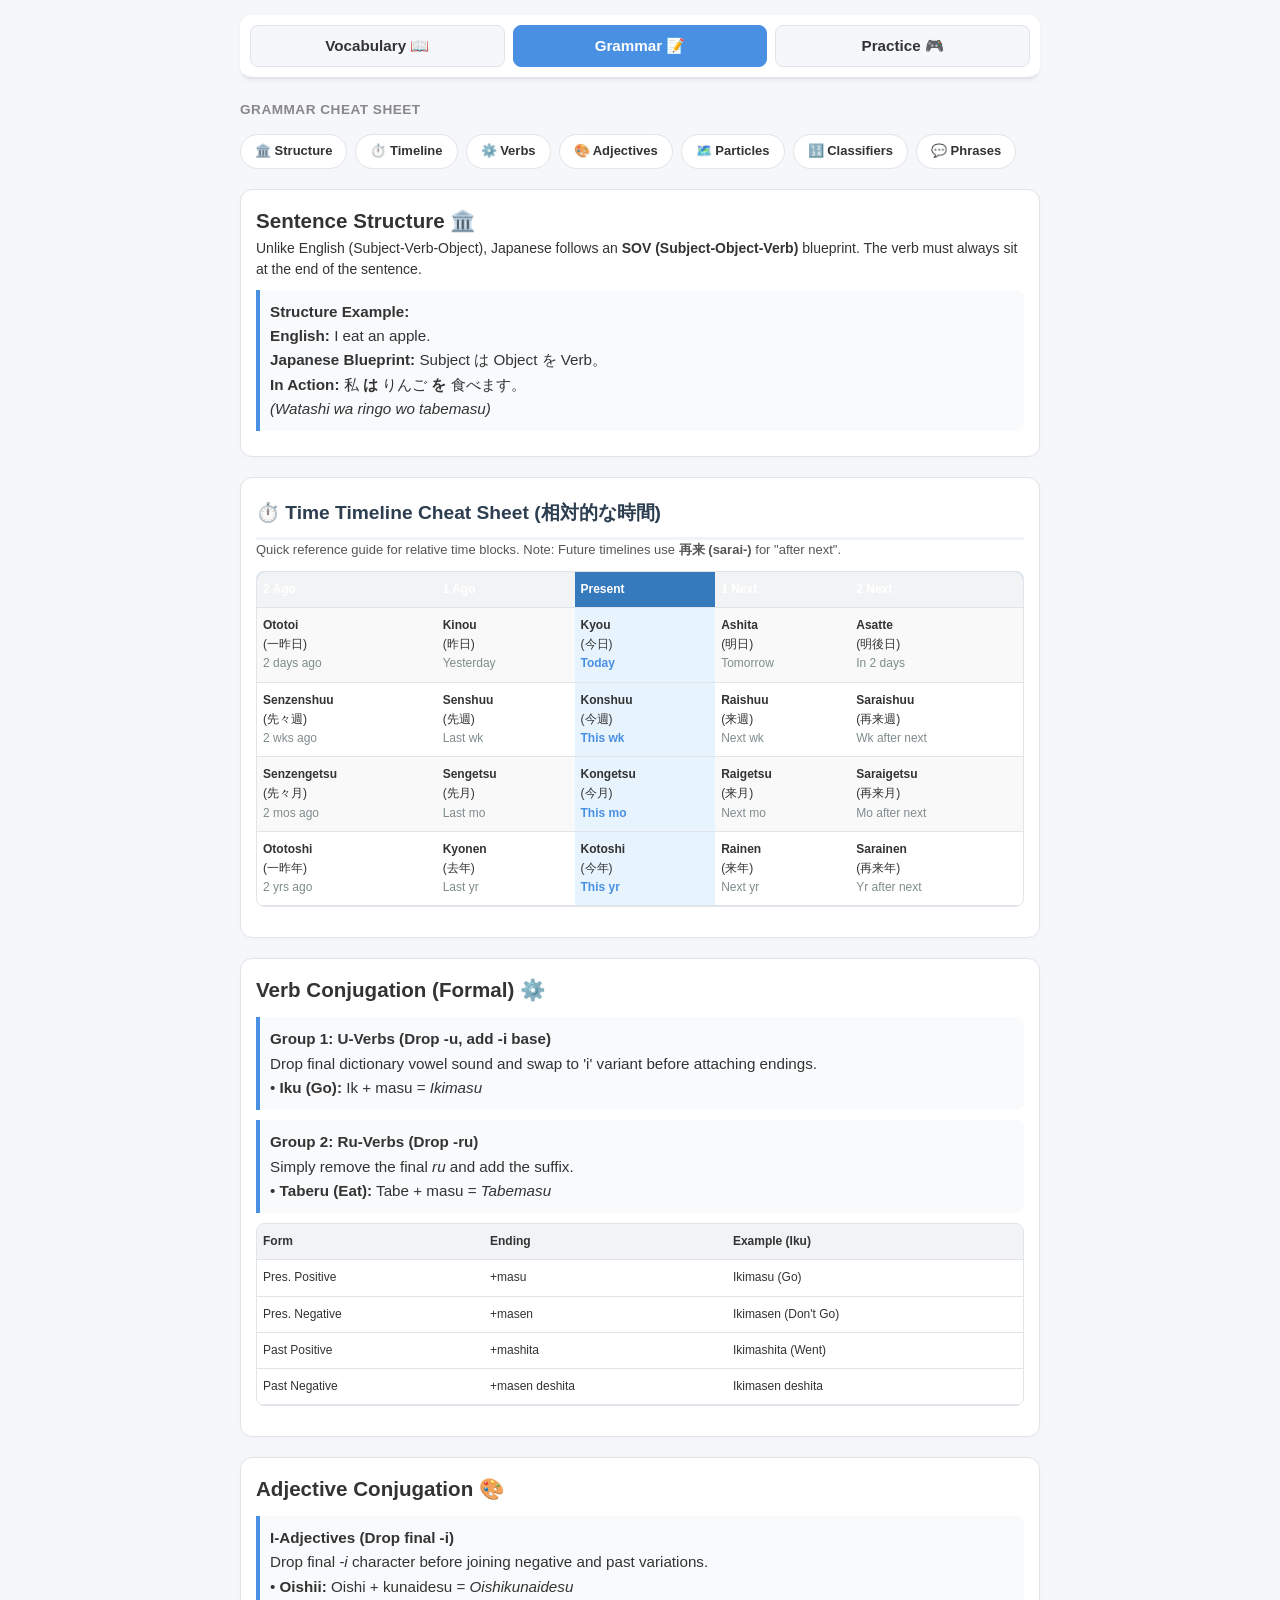
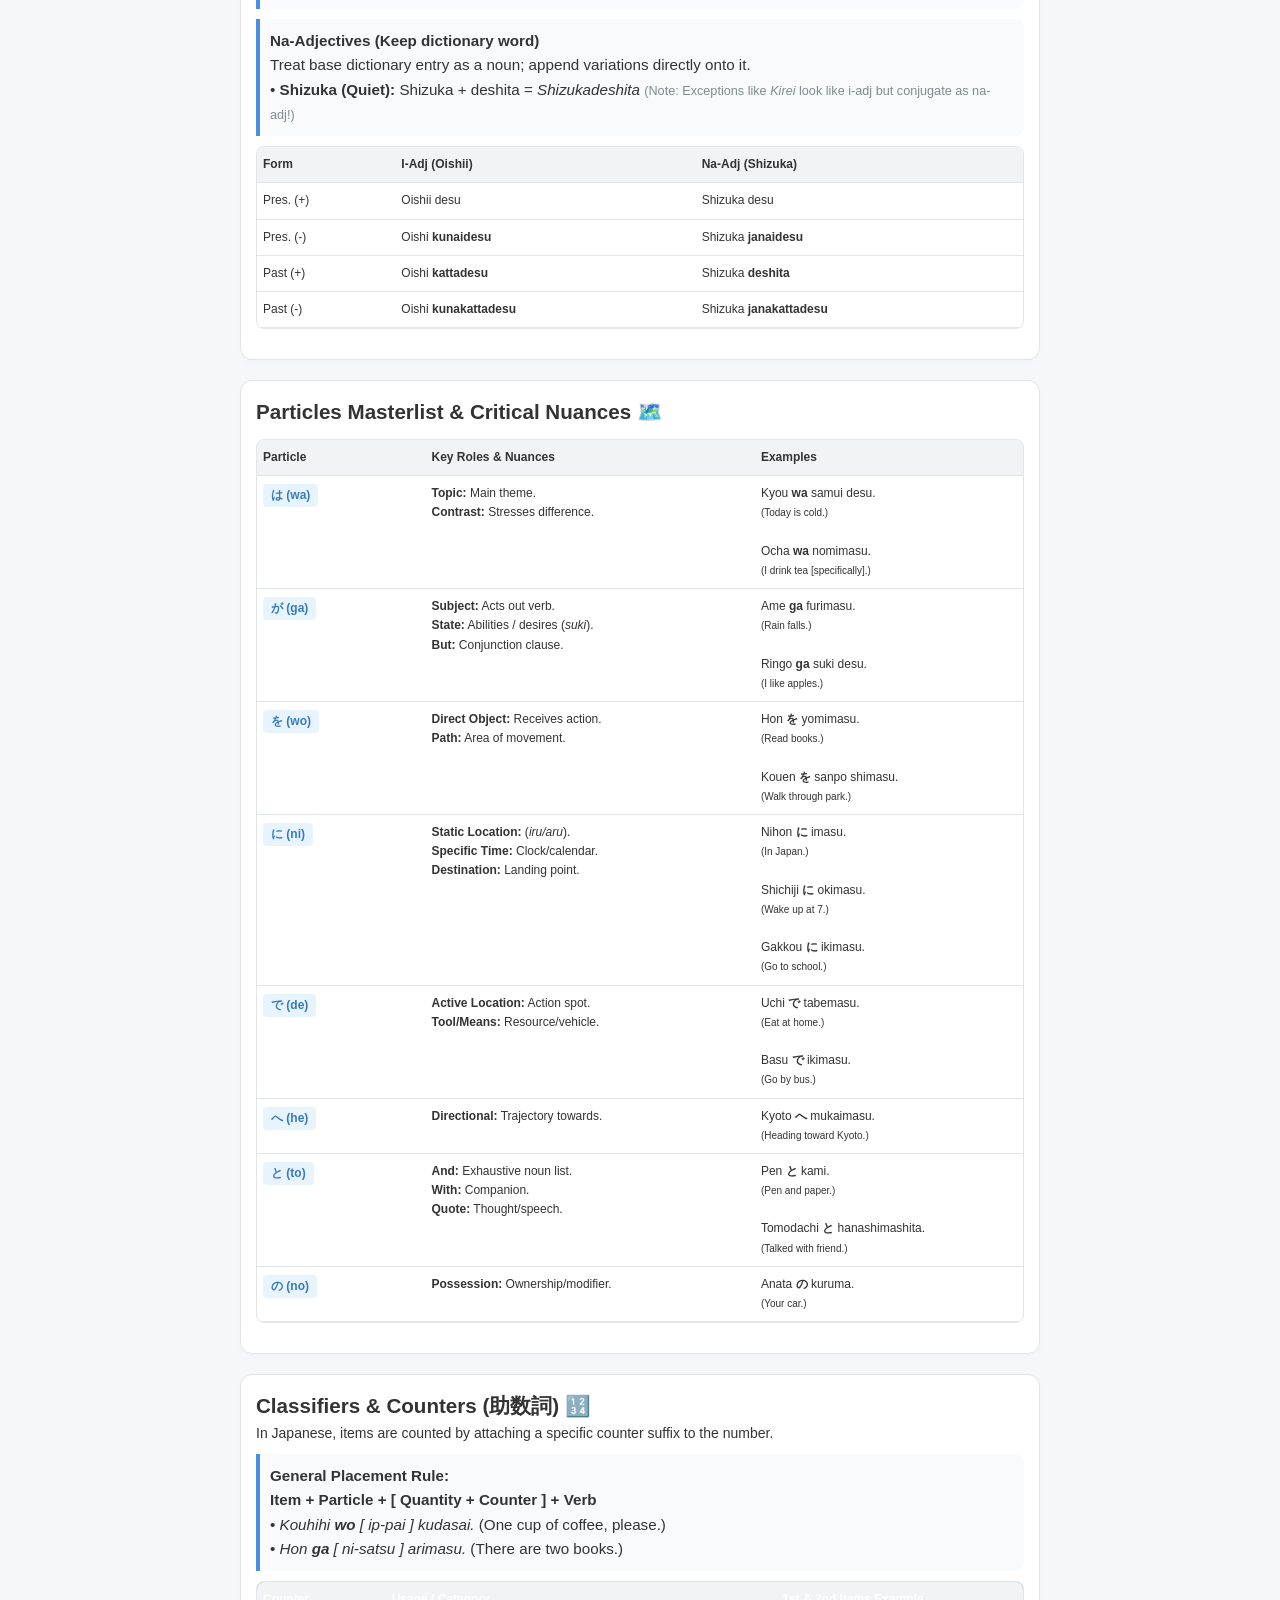
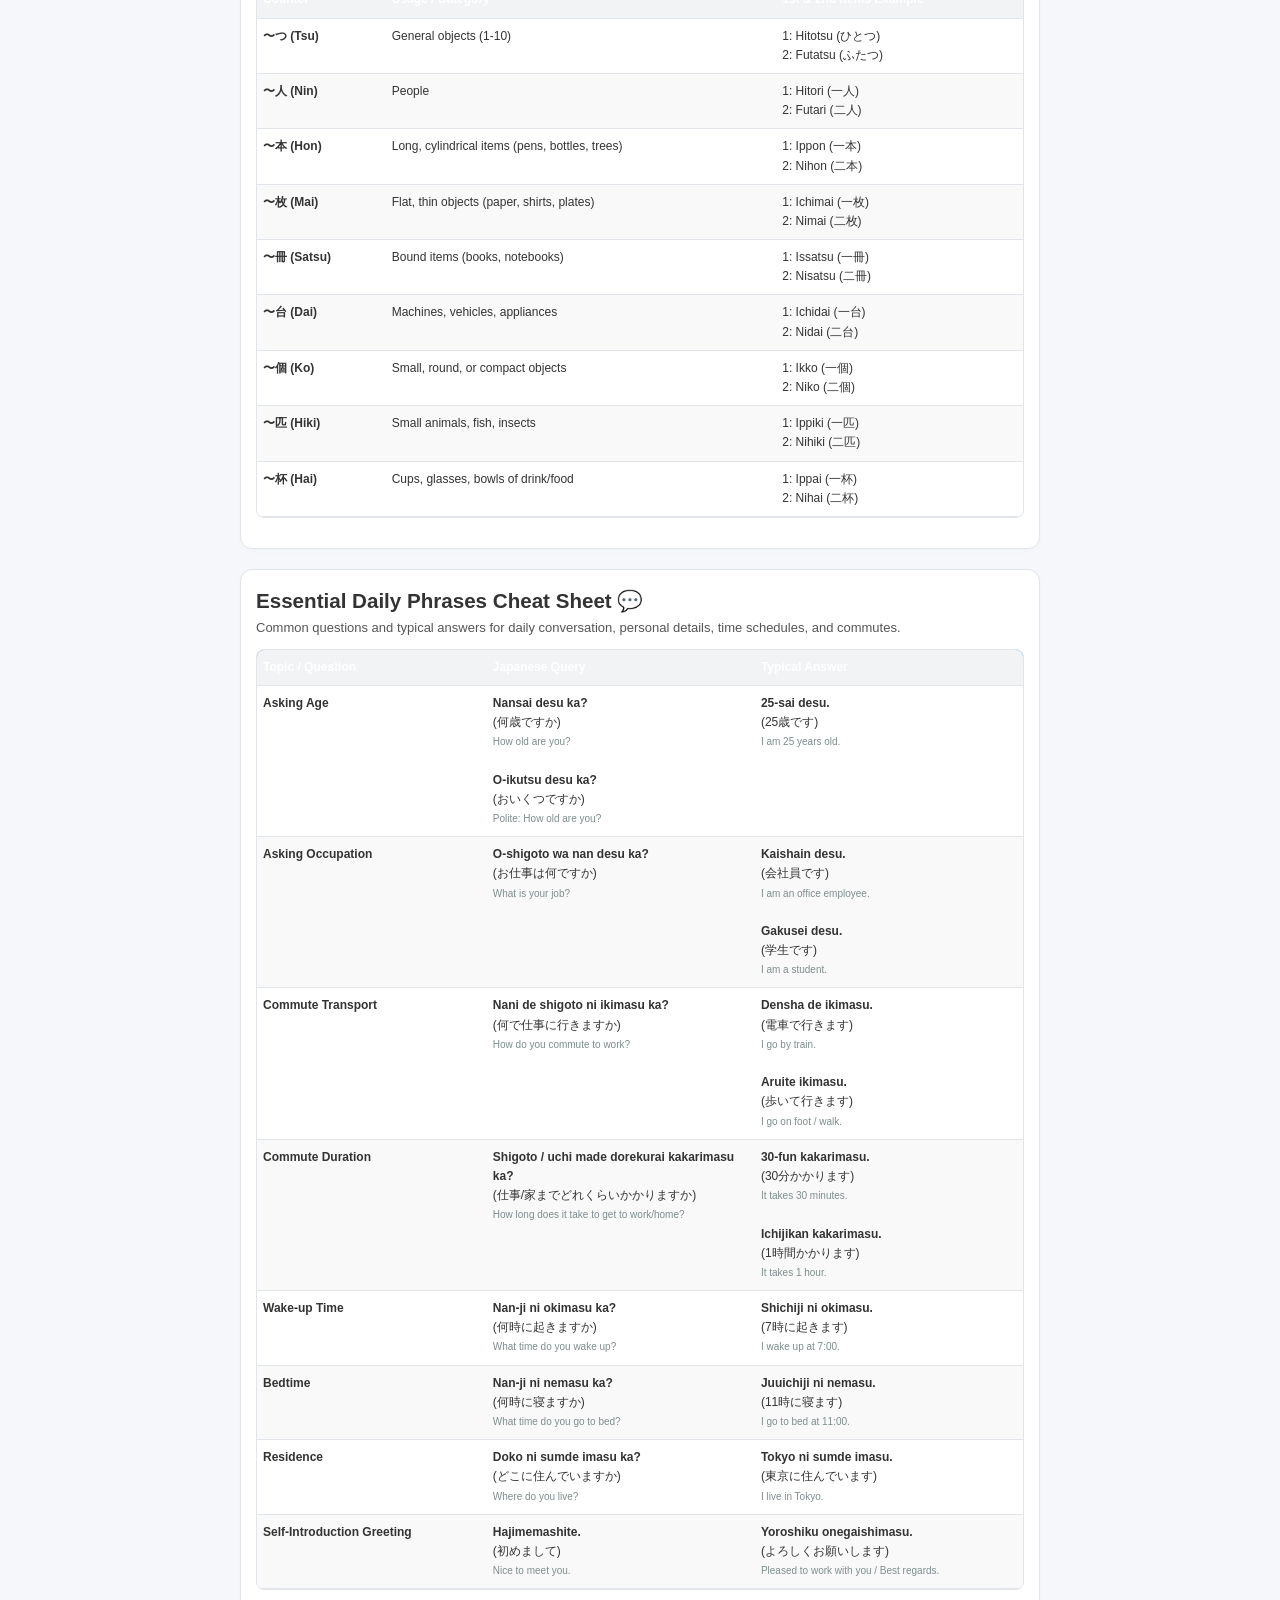
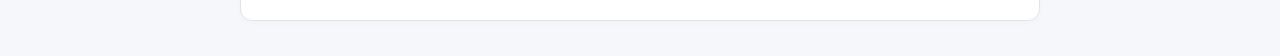
<file: grammar.html>
<!DOCTYPE html>
<html lang="en">
<head>
    <meta charset="UTF-8">
    <meta name="viewport" content="width=device-width, initial-scale=1.0, maximum-scale=1.0, user-scalable=no, viewport-fit=cover">
    <title>Grammar Guide - JP Study Hub</title>
    <link rel="stylesheet" href="style.css">
    <style>
        /* Responsive table & navigation enhancements */
        .grammar-nav-pills {
            display: flex;
            flex-wrap: wrap;
            gap: 8px;
            margin-bottom: 15px;
            padding: 5px 0;
            overflow-x: auto;
        }
        .grammar-pill {
            background-color: var(--card-bg, #ffffff);
            color: var(--text-color, #333333);
            border: 1px solid var(--border-color, #e1e4e8);
            border-radius: 20px;
            padding: 6px 14px;
            font-size: 13px;
            font-weight: 600;
            text-decoration: none;
            white-space: nowrap;
            transition: all 0.2s ease;
        }
        .grammar-pill:hover, .grammar-pill:active {
            background-color: var(--primary-color, #4a90e2);
            color: #ffffff;
            border-color: var(--primary-color, #4a90e2);
        }
        /* Mobile-fit responsive table styles */
        .table-wrapper {
            width: 100%;
            overflow-x: auto;
            -webkit-overflow-scrolling: touch;
            margin-top: 10px;
            border-radius: 8px;
        }
        .grammar-table {
            width: 100%;
            border-collapse: collapse;
            font-size: 12px;
            table-layout: auto;
        }
        .grammar-table th, .grammar-table td {
            padding: 8px 6px;
            text-align: left;
            vertical-align: top;
            word-break: break-word;
        }
        .grammar-card {
            scroll-margin-top: 15px;
        }
    </style>
</head>
<body>

    <div class="app-container">
        <nav class="nav-header">
            <div class="nav-container">
                <a href="vocabulary.html">Vocabulary 📖</a>
                <a href="grammar.html" class="active-tab">Grammar 📝</a>
                <a href="practice.html">Practice 🎮</a>
            </div>
        </nav>

        <div class="section-label">Grammar Cheat Sheet</div>

        <div class="grammar-nav-pills">
            <a href="#section-structure" class="grammar-pill">🏛️ Structure</a>
            <a href="#section-timeline" class="grammar-pill">⏱️ Timeline</a>
            <a href="#section-verbs" class="grammar-pill">⚙️ Verbs</a>
            <a href="#section-adjectives" class="grammar-pill">🎨 Adjectives</a>
            <a href="#section-particles" class="grammar-pill">🗺️ Particles</a>
            <a href="#section-classifiers" class="grammar-pill">🔢 Classifiers</a>
            <a href="#section-phrases" class="grammar-pill">💬 Phrases</a>
        </div>

        <div class="grammar-container" id="grammar-rules-view" style="display: flex; flex-direction: column;">
            
            <div class="grammar-card" id="section-structure">
                <h3 class="grammar-title">Sentence Structure 🏛️</h3>
                <p style="font-size: 14px; line-height: 1.5; margin: 0;">
                    Unlike English (Subject-Verb-Object), Japanese follows an <strong>SOV (Subject-Object-Verb)</strong> blueprint. The verb must always sit at the end of the sentence.
                </p>
                <div class="grammar-block" style="margin-top: 10px;">
                    <h4>Structure Example:</h4>
                    <strong>English:</strong> I eat an apple.<br>
                    <strong>Japanese Blueprint:</strong> Subject は Object を Verb。<br>
                    <strong>In Action:</strong> 私 <strong>は</strong> りんご <strong>を</strong> 食べます。 <br>
                    <em>(Watashi wa ringo wo tabemasu)</em>
                </div>
            </div>
            
            <div class="grammar-card" id="section-timeline">
                <h3 style="font-size: 1.2rem; color: #2c3e50; border-bottom: 3px solid #f0f3f7; padding-bottom: 8px; margin-top: 5px;">
                    ⏱️ Time Timeline Cheat Sheet (相対的な時間)
                </h3>
                <p style="font-size: 13px; color: #555; margin-bottom: 10px;">
                    Quick reference guide for relative time blocks. Note: Future timelines use <strong>再来 (sarai-)</strong> for "after next".
                </p>
                
                <div class="table-wrapper">
                    <table class="grammar-table">
                        <thead>
                            <tr style="background-color: var(--primary-color, #4a90e2); color: white;">
                                <th>2 Ago</th>
                                <th>1 Ago</th>
                                <th style="background-color: var(--primary-dark, #357abd)">Present</th>
                                <th>1 Next</th>
                                <th>2 Next</th>
                            </tr>
                        </thead>
                        <tbody>
                            <tr style="background-color: #f9f9f9;">
                                <td><strong>Ototoi</strong><br>(一昨日)<br><span style="color: #7f8c8d;">2 days ago</span></td>
                                <td><strong>Kinou</strong><br>(昨日)<br><span style="color: #7f8c8d;">Yesterday</span></td>
                                <td style="background-color: #e8f4fd;"><strong>Kyou</strong><br>(今日)<br><span style="color: var(--primary-color, #4a90e2); font-weight: bold;">Today</span></td>
                                <td><strong>Ashita</strong><br>(明日)<br><span style="color: #7f8c8d;">Tomorrow</span></td>
                                <td><strong>Asatte</strong><br>(明後日)<br><span style="color: #7f8c8d;">In 2 days</span></td>
                            </tr>
                            <tr>
                                <td><strong>Senzenshuu</strong><br>(先々週)<br><span style="color: #7f8c8d;">2 wks ago</span></td>
                                <td><strong>Senshuu</strong><br>(先週)<br><span style="color: #7f8c8d;">Last wk</span></td>
                                <td style="background-color: #e8f4fd;"><strong>Konshuu</strong><br>(今週)<br><span style="color: var(--primary-color, #4a90e2); font-weight: bold;">This wk</span></td>
                                <td><strong>Raishuu</strong><br>(来週)<br><span style="color: #7f8c8d;">Next wk</span></td>
                                <td><strong>Saraishuu</strong><br>(再来週)<br><span style="color: #7f8c8d;">Wk after next</span></td>
                            </tr>
                            <tr style="background-color: #f9f9f9;">
                                <td><strong>Senzengetsu</strong><br>(先々月)<br><span style="color: #7f8c8d;">2 mos ago</span></td>
                                <td><strong>Sengetsu</strong><br>(先月)<br><span style="color: #7f8c8d;">Last mo</span></td>
                                <td style="background-color: #e8f4fd;"><strong>Kongetsu</strong><br>(今月)<br><span style="color: var(--primary-color, #4a90e2); font-weight: bold;">This mo</span></td>
                                <td><strong>Raigetsu</strong><br>(来月)<br><span style="color: #7f8c8d;">Next mo</span></td>
                                <td><strong>Saraigetsu</strong><br>(再来月)<br><span style="color: #7f8c8d;">Mo after next</span></td>
                            </tr>
                            <tr>
                                <td><strong>Ototoshi</strong><br>(一昨年)<br><span style="color: #7f8c8d;">2 yrs ago</span></td>
                                <td><strong>Kyonen</strong><br>(去年)<br><span style="color: #7f8c8d;">Last yr</span></td>
                                <td style="background-color: #e8f4fd;"><strong>Kotoshi</strong><br>(今年)<br><span style="color: var(--primary-color, #4a90e2); font-weight: bold;">This yr</span></td>
                                <td><strong>Rainen</strong><br>(来年)<br><span style="color: #7f8c8d;">Next yr</span></td>
                                <td><strong>Sarainen</strong><br>(再来年)<br><span style="color: #7f8c8d;">Yr after next</span></td>
                            </tr>
                        </tbody>
                    </table>
                </div>
            </div>

            <div class="grammar-card" id="section-verbs">
                <h3 class="grammar-title">Verb Conjugation (Formal) ⚙️</h3>
                <div class="grammar-block">
                    <h4>Group 1: U-Verbs (Drop -u, add -i base)</h4>
                    Drop final dictionary vowel sound and swap to 'i' variant before attaching endings.<br>
                    • <strong>Iku (Go):</strong> Ik + masu = <em>Ikimasu</em>
                </div>
                <div class="grammar-block">
                    <h4>Group 2: Ru-Verbs (Drop -ru)</h4>
                    Simply remove the final <em>ru</em> and add the suffix.<br>
                    • <strong>Taberu (Eat):</strong> Tabe + masu = <em>Tabemasu</em>
                </div>
                <div class="table-wrapper">
                    <table class="grammar-table">
                        <thead>
                            <tr><th>Form</th><th>Ending</th><th>Example (Iku)</th></tr>
                        </thead>
                        <tbody>
                            <tr><td>Pres. Positive</td><td>+masu</td><td>Ikimasu (Go)</td></tr>
                            <tr><td>Pres. Negative</td><td>+masen</td><td>Ikimasen (Don't Go)</td></tr>
                            <tr><td>Past Positive</td><td>+mashita</td><td>Ikimashita (Went)</td></tr>
                            <tr><td>Past Negative</td><td>+masen deshita</td><td>Ikimasen deshita</td></tr>
                        </tbody>
                    </table>
                </div>
            </div>

            <div class="grammar-card" id="section-adjectives">
                <h3 class="grammar-title">Adjective Conjugation 🎨</h3>
                <div class="grammar-block">
                    <h4>I-Adjectives (Drop final -i)</h4>
                    Drop final <em>-i</em> character before joining negative and past variations.<br>
                    • <strong>Oishii:</strong> Oishi + kunaidesu = <em>Oishikunaidesu</em>
                </div>
                <div class="grammar-block">
                    <h4>Na-Adjectives (Keep dictionary word)</h4>
                    Treat base dictionary entry as a noun; append variations directly onto it.<br>
                    • <strong>Shizuka (Quiet):</strong> Shizuka + deshita = <em>Shizukadeshita</em> <small style="color: #7f8c8d;">(Note: Exceptions like <em>Kirei</em> look like i-adj but conjugate as na-adj!)</small>
                </div>
                <div class="table-wrapper">
                    <table class="grammar-table">
                        <thead>
                            <tr><th>Form</th><th>I-Adj (Oishii)</th><th>Na-Adj (Shizuka)</th></tr>
                        </thead>
                        <tbody>
                            <tr><td>Pres. (+)</td><td>Oishii desu</td><td>Shizuka desu</td></tr>
                            <tr><td>Pres. (-)</td><td>Oishi <strong>kunaidesu</strong></td><td>Shizuka <strong>janaidesu</strong></td></tr>
                            <tr><td>Past (+)</td><td>Oishi <strong>kattadesu</strong></td><td>Shizuka <strong>deshita</strong></td></tr>
                            <tr><td>Past (-)</td><td>Oishi <strong>kunakattadesu</strong></td><td>Shizuka <strong>janakattadesu</strong></td></tr>
                        </tbody>
                    </table>
                </div>
            </div>

            <div class="grammar-card" id="section-particles">
                <h3 class="grammar-title">Particles Masterlist & Critical Nuances 🗺️</h3>
                <div class="table-wrapper">
                    <table class="grammar-table">
                        <thead>
                            <tr>
                                <th style="width: 22%;">Particle</th>
                                <th style="width: 43%;">Key Roles & Nuances</th>
                                <th style="width: 35%;">Examples</th>
                            </tr>
                        </thead>
                        <tbody>
                            <tr>
                                <td><span class="particle-badge">は (wa)</span></td>
                                <td>
                                    <strong>Topic:</strong> Main theme.<br>
                                    <strong>Contrast:</strong> Stresses difference.
                                </td>
                                <td>
                                    Kyou <strong>wa</strong> samui desu.<br><small>(Today is cold.)</small><br><br>
                                    Ocha <strong>wa</strong> nomimasu.<br><small>(I drink tea [specifically].)</small>
                                </td>
                            </tr>
                            <tr>
                                <td><span class="particle-badge">が (ga)</span></td>
                                <td>
                                    <strong>Subject:</strong> Acts out verb.<br>
                                    <strong>State:</strong> Abilities / desires (<em>suki</em>).<br>
                                    <strong>But:</strong> Conjunction clause.
                                </td>
                                <td>
                                    Ame <strong>ga</strong> furimasu.<br><small>(Rain falls.)</small><br><br>
                                    Ringo <strong>ga</strong> suki desu.<br><small>(I like apples.)</small>
                                </td>
                            </tr>
                            <tr>
                                <td><span class="particle-badge">を (wo)</span></td>
                                <td>
                                    <strong>Direct Object:</strong> Receives action.<br>
                                    <strong>Path:</strong> Area of movement.
                                </td>
                                <td>
                                    Hon <strong>を</strong> yomimasu.<br><small>(Read books.)</small><br><br>
                                    Kouen <strong>を</strong> sanpo shimasu.<br><small>(Walk through park.)</small>
                                </td>
                            </tr>
                            <tr>
                                <td><span class="particle-badge">に (ni)</span></td>
                                <td>
                                    <strong>Static Location:</strong> (<em>iru/aru</em>).<br>
                                    <strong>Specific Time:</strong> Clock/calendar.<br>
                                    <strong>Destination:</strong> Landing point.
                                </td>
                                <td>
                                    Nihon <strong>に</strong> imasu.<br><small>(In Japan.)</small><br><br>
                                    Shichiji <strong>に</strong> okimasu.<br><small>(Wake up at 7.)</small><br><br>
                                    Gakkou <strong>に</strong> ikimasu.<br><small>(Go to school.)</small>
                                </td>
                            </tr>
                            <tr>
                                <td><span class="particle-badge">で (de)</span></td>
                                <td>
                                    <strong>Active Location:</strong> Action spot.<br>
                                    <strong>Tool/Means:</strong> Resource/vehicle.
                                </td>
                                <td>
                                    Uchi <strong>で</strong> tabemasu.<br><small>(Eat at home.)</small><br><br>
                                    Basu <strong>で</strong> ikimasu.<br><small>(Go by bus.)</small>
                                </td>
                            </tr>
                            <tr>
                                <td><span class="particle-badge">へ (he)</span></td>
                                <td>
                                    <strong>Directional:</strong> Trajectory towards.
                                </td>
                                <td>
                                    Kyoto <strong>へ</strong> mukaimasu.<br><small>(Heading toward Kyoto.)</small>
                                </td>
                            </tr>
                            <tr>
                                <td><span class="particle-badge">と (to)</span></td>
                                <td>
                                    <strong>And:</strong> Exhaustive noun list.<br>
                                    <strong>With:</strong> Companion.<br>
                                    <strong>Quote:</strong> Thought/speech.
                                </td>
                                <td>
                                    Pen <strong>と</strong> kami.<br><small>(Pen and paper.)</small><br><br>
                                    Tomodachi <strong>と</strong> hanashimashita.<br><small>(Talked with friend.)</small>
                                </td>
                            </tr>
                            <tr>
                                <td><span class="particle-badge">の (no)</span></td>
                                <td>
                                    <strong>Possession:</strong> Ownership/modifier.
                                </td>
                                <td>
                                    Anata <strong>の</strong> kuruma.<br><small>(Your car.)</small>
                                </td>
                            </tr>
                        </tbody>
                    </table>
                </div>
            </div>

            <div class="grammar-card" id="section-classifiers">
                <h3 class="grammar-title">Classifiers & Counters (助数詞) 🔢</h3>
                <p style="font-size: 14px; line-height: 1.5; margin: 0;">
                    In Japanese, items are counted by attaching a specific counter suffix to the number. 
                </p>
                <div class="grammar-block" style="margin-top: 10px;">
                    <h4>General Placement Rule:</h4>
                    <strong>Item + Particle + [ Quantity + Counter ] + Verb</strong><br>
                    • <em>Kouhihi <strong>wo</strong> [ ip-pai ] kudasai.</em> (One cup of coffee, please.)<br>
                    • <em>Hon <strong>ga</strong> [ ni-satsu ] arimasu.</em> (There are two books.)
                </div>

                <div class="table-wrapper">
                    <table class="grammar-table">
                        <thead>
                            <tr style="background-color: var(--primary-color, #4a90e2); color: white;">
                                <th>Counter</th>
                                <th>Usage / Category</th>
                                <th>1st & 2nd Items Example</th>
                            </tr>
                        </thead>
                        <tbody>
                            <tr>
                                <td><strong>〜つ (Tsu)</strong></td>
                                <td>General objects (1-10)</td>
                                <td>1: Hitotsu (ひとつ)<br>2: Futatsu (ふたつ)</td>
                            </tr>
                            <tr style="background-color: #f9f9f9;">
                                <td><strong>〜人 (Nin)</strong></td>
                                <td>People</td>
                                <td>1: Hitori (一人)<br>2: Futari (二人)</td>
                            </tr>
                            <tr>
                                <td><strong>〜本 (Hon)</strong></td>
                                <td>Long, cylindrical items (pens, bottles, trees)</td>
                                <td>1: Ippon (一本)<br>2: Nihon (二本)</td>
                            </tr>
                            <tr style="background-color: #f9f9f9;">
                                <td><strong>〜枚 (Mai)</strong></td>
                                <td>Flat, thin objects (paper, shirts, plates)</td>
                                <td>1: Ichimai (一枚)<br>2: Nimai (二枚)</td>
                            </tr>
                            <tr>
                                <td><strong>〜冊 (Satsu)</strong></td>
                                <td>Bound items (books, notebooks)</td>
                                <td>1: Issatsu (一冊)<br>2: Nisatsu (二冊)</td>
                            </tr>
                            <tr style="background-color: #f9f9f9;">
                                <td><strong>〜台 (Dai)</strong></td>
                                <td>Machines, vehicles, appliances</td>
                                <td>1: Ichidai (一台)<br>2: Nidai (二台)</td>
                            </tr>
                            <tr>
                                <td><strong>〜個 (Ko)</strong></td>
                                <td>Small, round, or compact objects</td>
                                <td>1: Ikko (一個)<br>2: Niko (二個)</td>
                            </tr>
                            <tr style="background-color: #f9f9f9;">
                                <td><strong>〜匹 (Hiki)</strong></td>
                                <td>Small animals, fish, insects</td>
                                <td>1: Ippiki (一匹)<br>2: Nihiki (二匹)</td>
                            </tr>
                            <tr>
                                <td><strong>〜杯 (Hai)</strong></td>
                                <td>Cups, glasses, bowls of drink/food</td>
                                <td>1: Ippai (一杯)<br>2: Nihai (二杯)</td>
                            </tr>
                        </tbody>
                    </table>
                </div>
            </div>

            <div class="grammar-card" id="section-phrases">
                <h3 class="grammar-title">Essential Daily Phrases Cheat Sheet 💬</h3>
                <p style="font-size: 13px; color: #555; margin-bottom: 10px;">
                    Common questions and typical answers for daily conversation, personal details, time schedules, and commutes.
                </p>

                <div class="table-wrapper">
                    <table class="grammar-table">
                        <thead>
                            <tr style="background-color: var(--primary-color, #4a90e2); color: white;">
                                <th style="width: 30%;">Topic / Question</th>
                                <th style="width: 35%;">Japanese Query</th>
                                <th style="width: 35%;">Typical Answer</th>
                            </tr>
                        </thead>
                        <tbody>
                            <tr>
                                <td><strong>Asking Age</strong></td>
                                <td><strong>Nansai desu ka?</strong><br>(何歳ですか)<br><small style="color: #7f8c8d;">How old are you?</small><br><br><strong>O-ikutsu desu ka?</strong><br>(おいくつですか)<br><small style="color: #7f8c8d;">Polite: How old are you?</small></td>
                                <td><strong>25-sai desu.</strong><br>(25歳です)<br><small style="color: #7f8c8d;">I am 25 years old.</small></td>
                            </tr>
                            <tr style="background-color: #f9f9f9;">
                                <td><strong>Asking Occupation</strong></td>
                                <td><strong>O-shigoto wa nan desu ka?</strong><br>(お仕事は何ですか)<br><small style="color: #7f8c8d;">What is your job?</small></td>
                                <td><strong>Kaishain desu.</strong><br>(会社員です)<br><small style="color: #7f8c8d;">I am an office employee.</small><br><br><strong>Gakusei desu.</strong><br>(学生です)<br><small style="color: #7f8c8d;">I am a student.</small></td>
                            </tr>
                            <tr>
                                <td><strong>Commute Transport</strong></td>
                                <td><strong>Nani de shigoto ni ikimasu ka?</strong><br>(何で仕事に行きますか)<br><small style="color: #7f8c8d;">How do you commute to work?</small></td>
                                <td><strong>Densha de ikimasu.</strong><br>(電車で行きます)<br><small style="color: #7f8c8d;">I go by train.</small><br><br><strong>Aruite ikimasu.</strong><br>(歩いて行きます)<br><small style="color: #7f8c8d;">I go on foot / walk.</small></td>
                            </tr>
                            <tr style="background-color: #f9f9f9;">
                                <td><strong>Commute Duration</strong></td>
                                <td><strong>Shigoto / uchi made dorekurai kakarimasu ka?</strong><br>(仕事/家までどれくらいかかりますか)<br><small style="color: #7f8c8d;">How long does it take to get to work/home?</small></td>
                                <td><strong>30-fun kakarimasu.</strong><br>(30分かかります)<br><small style="color: #7f8c8d;">It takes 30 minutes.</small><br><br><strong>Ichijikan kakarimasu.</strong><br>(1時間かかります)<br><small style="color: #7f8c8d;">It takes 1 hour.</small></td>
                            </tr>
                            <tr>
                                <td><strong>Wake-up Time</strong></td>
                                <td><strong>Nan-ji ni okimasu ka?</strong><br>(何時に起きますか)<br><small style="color: #7f8c8d;">What time do you wake up?</small></td>
                                <td><strong>Shichiji ni okimasu.</strong><br>(7時に起きます)<br><small style="color: #7f8c8d;">I wake up at 7:00.</small></td>
                            </tr>
                            <tr style="background-color: #f9f9f9;">
                                <td><strong>Bedtime</strong></td>
                                <td><strong>Nan-ji ni nemasu ka?</strong><br>(何時に寝ますか)<br><small style="color: #7f8c8d;">What time do you go to bed?</small></td>
                                <td><strong>Juuichiji ni nemasu.</strong><br>(11時に寝ます)<br><small style="color: #7f8c8d;">I go to bed at 11:00.</small></td>
                            </tr>
                            <tr>
                                <td><strong>Residence</strong></td>
                                <td><strong>Doko ni sumde imasu ka?</strong><br>(どこに住んでいますか)<br><small style="color: #7f8c8d;">Where do you live?</small></td>
                                <td><strong>Tokyo ni sumde imasu.</strong><br>(東京に住んでいます)<br><small style="color: #7f8c8d;">I live in Tokyo.</small></td>
                            </tr>
                            <tr style="background-color: #f9f9f9;">
                                <td><strong>Self-Introduction Greeting</strong></td>
                                <td><strong>Hajimemashite.</strong><br>(初めまして)<br><small style="color: #7f8c8d;">Nice to meet you.</small></td>
                                <td><strong>Yoroshiku onegaishimasu.</strong><br>(よろしくお願いします)<br><small style="color: #7f8c8d;">Pleased to work with you / Best regards.</small></td>
                            </tr>
                        </tbody>
                    </table>
                </div>
            </div>

        </div>
    </div>
</body>
</html>
</file>
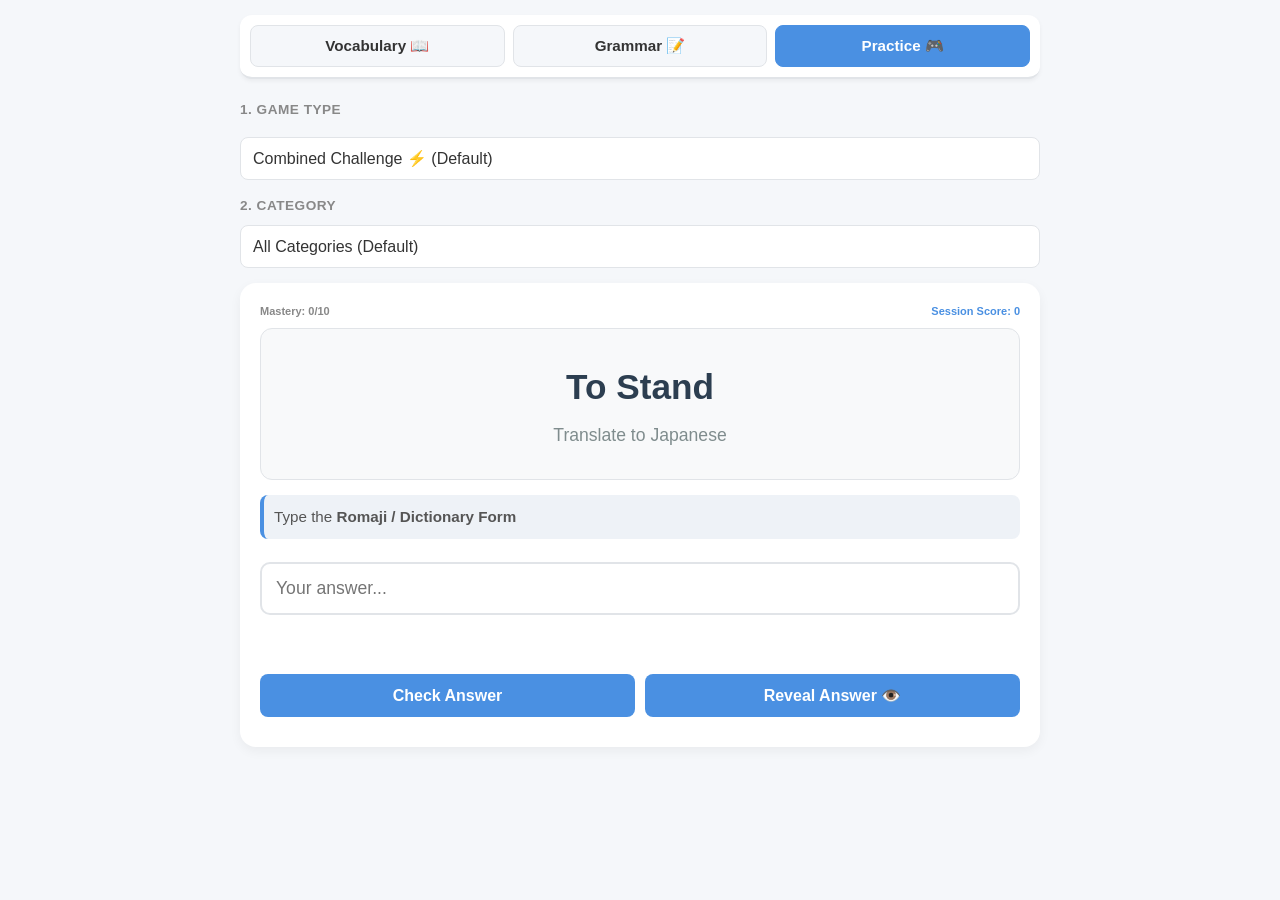
<file: practice.html>
<!DOCTYPE html>
<html lang="en">
<head>
    <meta charset="UTF-8">
    <meta name="viewport" content="width=device-width, initial-scale=1.0, maximum-scale=1.0, user-scalable=no, viewport-fit=cover">
    <title>Practice Mode - JP Study Hub</title>
    <link rel="stylesheet" href="style.css">
    
    <script src="data.js"></script>
    <script src="sentences.js"></script>
    
    <script src="practice.js" defer></script>
    
    <script>
        // Emergency Dynamic Script Fallback Wrapper System
        if (typeof studyData === 'undefined') {
            window.studyData = {
                verbs: [{ dict: "Taberu", kanji: "食べる", eng: "Eat", group: 2, stem: "tabe" }],
                adjectives: [{ dict: "Oishii", kanji: "美味しい", eng: "Delicious", type: "i", stem: "oishi" }],
                time: [{ dict: "Kyou", kanji: "今日", eng: "Today" }],
                vocab: [{ dict: "Hon", kanji: "本", eng: "Book" }],
                classifiers: [{ dict: "Ichiban", kanji: "一番", eng: "Number 1" }],
                kanji: [{ dict: "Nihon", kanji: "日本", eng: "Japan" }],
                katakana: [{ dict: "Kouhihi", kanji: "コーヒー", eng: "Coffee" }]
            };
        }
    </script>
</head>
<body>

    <div class="app-container">
        <nav class="nav-header">
            <div class="nav-container">
                <a href="vocabulary.html">Vocabulary 📖</a>
                <a href="grammar.html">Grammar 📝</a>
                <a href="practice.html" class="active-tab">Practice 🎮</a>
            </div>
        </nav>

        <div id="quiz-flow-elements">
            <div class="section-label">1. Game Type</div>
            <select class="select-input" id="game-select" onchange="setGameType(this.value)">
                <option value="combined" selected>Combined Challenge ⚡ (Default)</option>
                <option value="en-jp">English → JP</option>
                <option value="jp-en">JP → English</option>
                <option value="conjugate">Conjugation Mode</option>
                <option value="particles">Particles Practice 🧩</option>
                <option value="general-sentences">General Phrases 💬</option>
            </select>

            <div class="section-label" id="cat-label">2. Category</div>
            <select class="select-input" id="cat-select" onchange="setCat(this.value)">
                <option value="all" selected>All Categories (Default)</option>
                <option value="verbs">Verbs</option>
                <option value="adjectives">Adjectives</option>
                <option value="verbs_and_adjectives" id="opt-combo-cat" style="display: none;">Verbs + Adjectives (Conjugation)</option>
                <option value="time">Time</option>
                <option value="vocab">Vocabulary</option>
                <option value="classifiers">Classifiers 🔢</option>
                <option value="kanji">Kanji 🉐</option>
                <option value="katakana">Katakana 🔤</option>
            </select>

            <div class="card">
                <div style="display: flex; justify-content: space-between; margin-bottom: 8px;">
                    <div id="word-stats" style="color: #888; font-size: 11px; font-weight: bold;">Mastery: 0/10</div>
                    <div id="score" style="color: var(--primary-color); font-weight: bold; font-size: 11px;">Session Score: 0</div>
                </div>
                
                <div class="display-box">
                    <h1 class="main-word" id="w-main">---</h1>
                    <p id="w-sub" class="w-sub-style">---</p>
                </div>

                <div class="task-hint" id="task">---</div>

                <input type="text" id="user-input" placeholder="Your answer..." spellcheck="false" autocomplete="off">
                
                <div id="feedback" class="feedback"></div>

                <div class="btn-row">
                    <button class="btn" id="submit-btn" onclick="check()">Check Answer</button>
                    <button class="btn" id="reveal-btn" onclick="reveal()">Reveal Answer 👁️</button>
                    <button class="btn" id="next-btn" onclick="next()" style="display: none;">Next Word →</button>
                </div>
            </div>
        </div>
    </div>
</body>
</html>
</file>
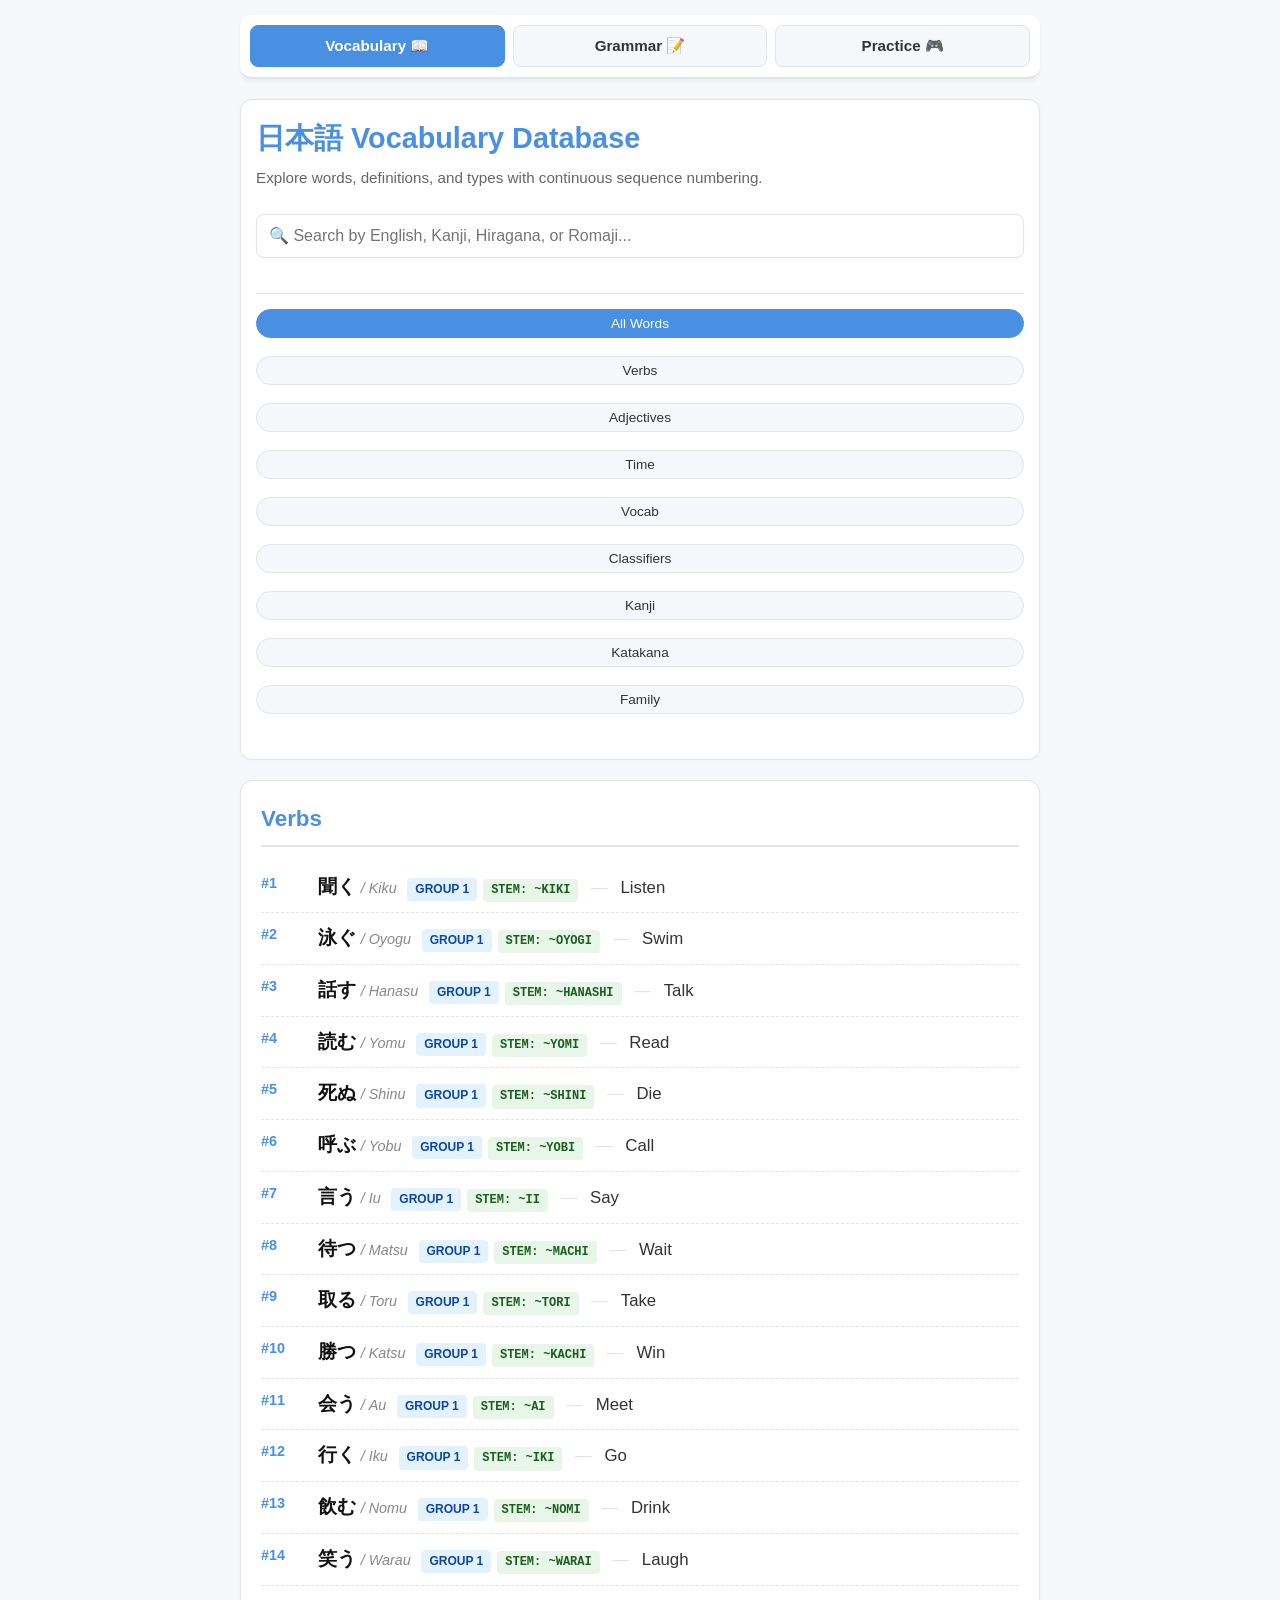
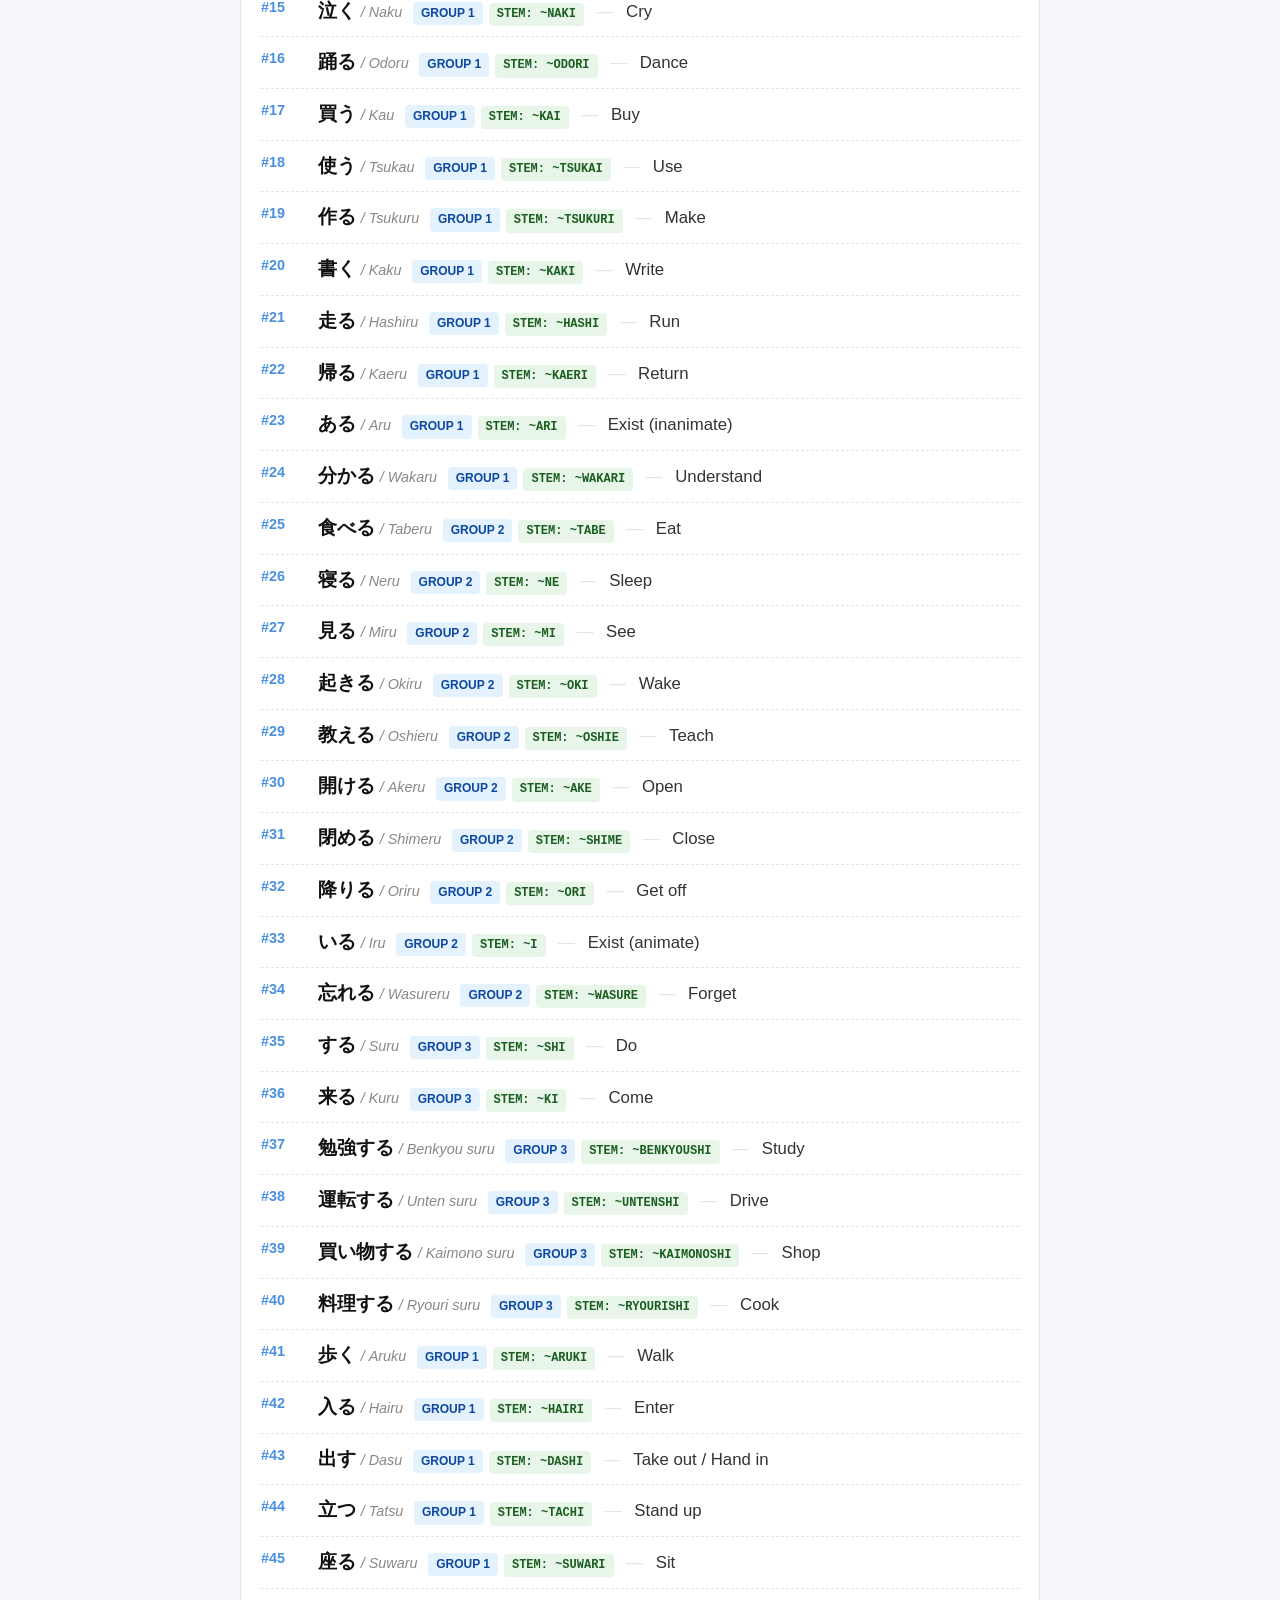
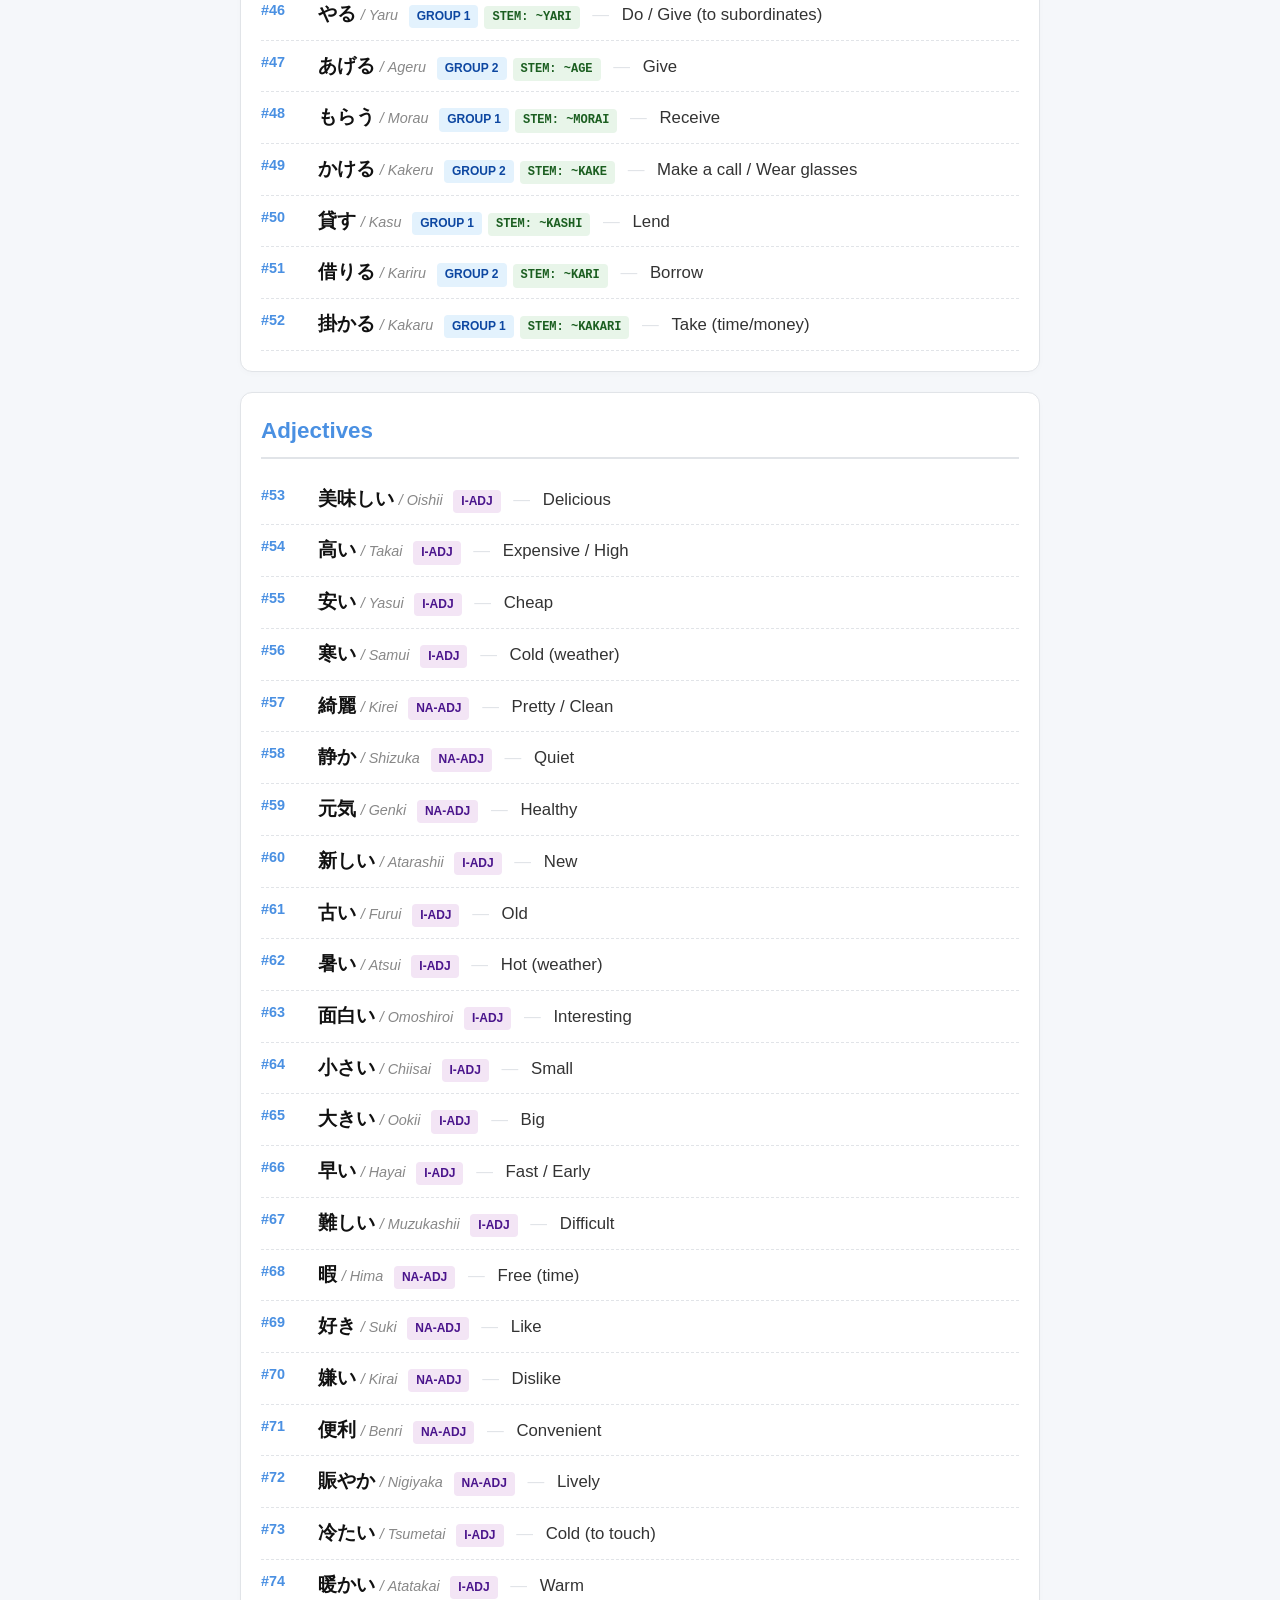
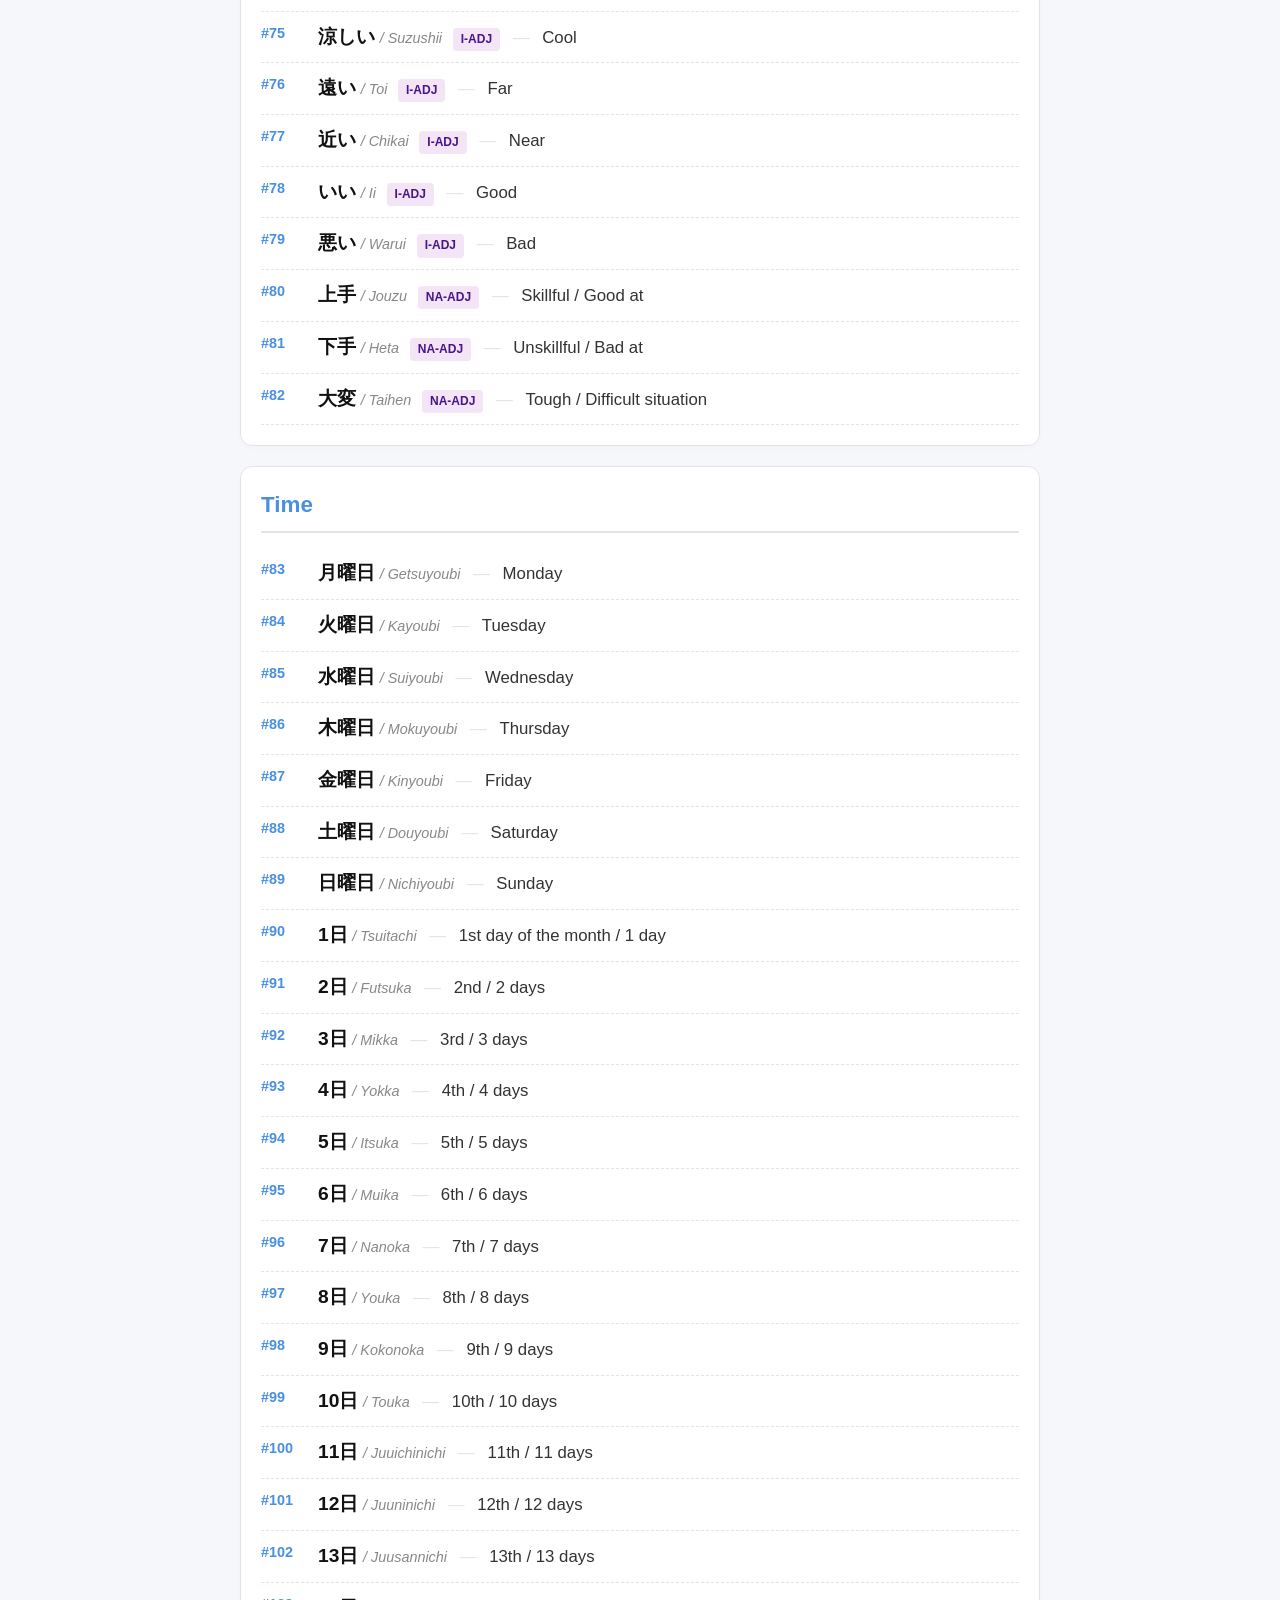
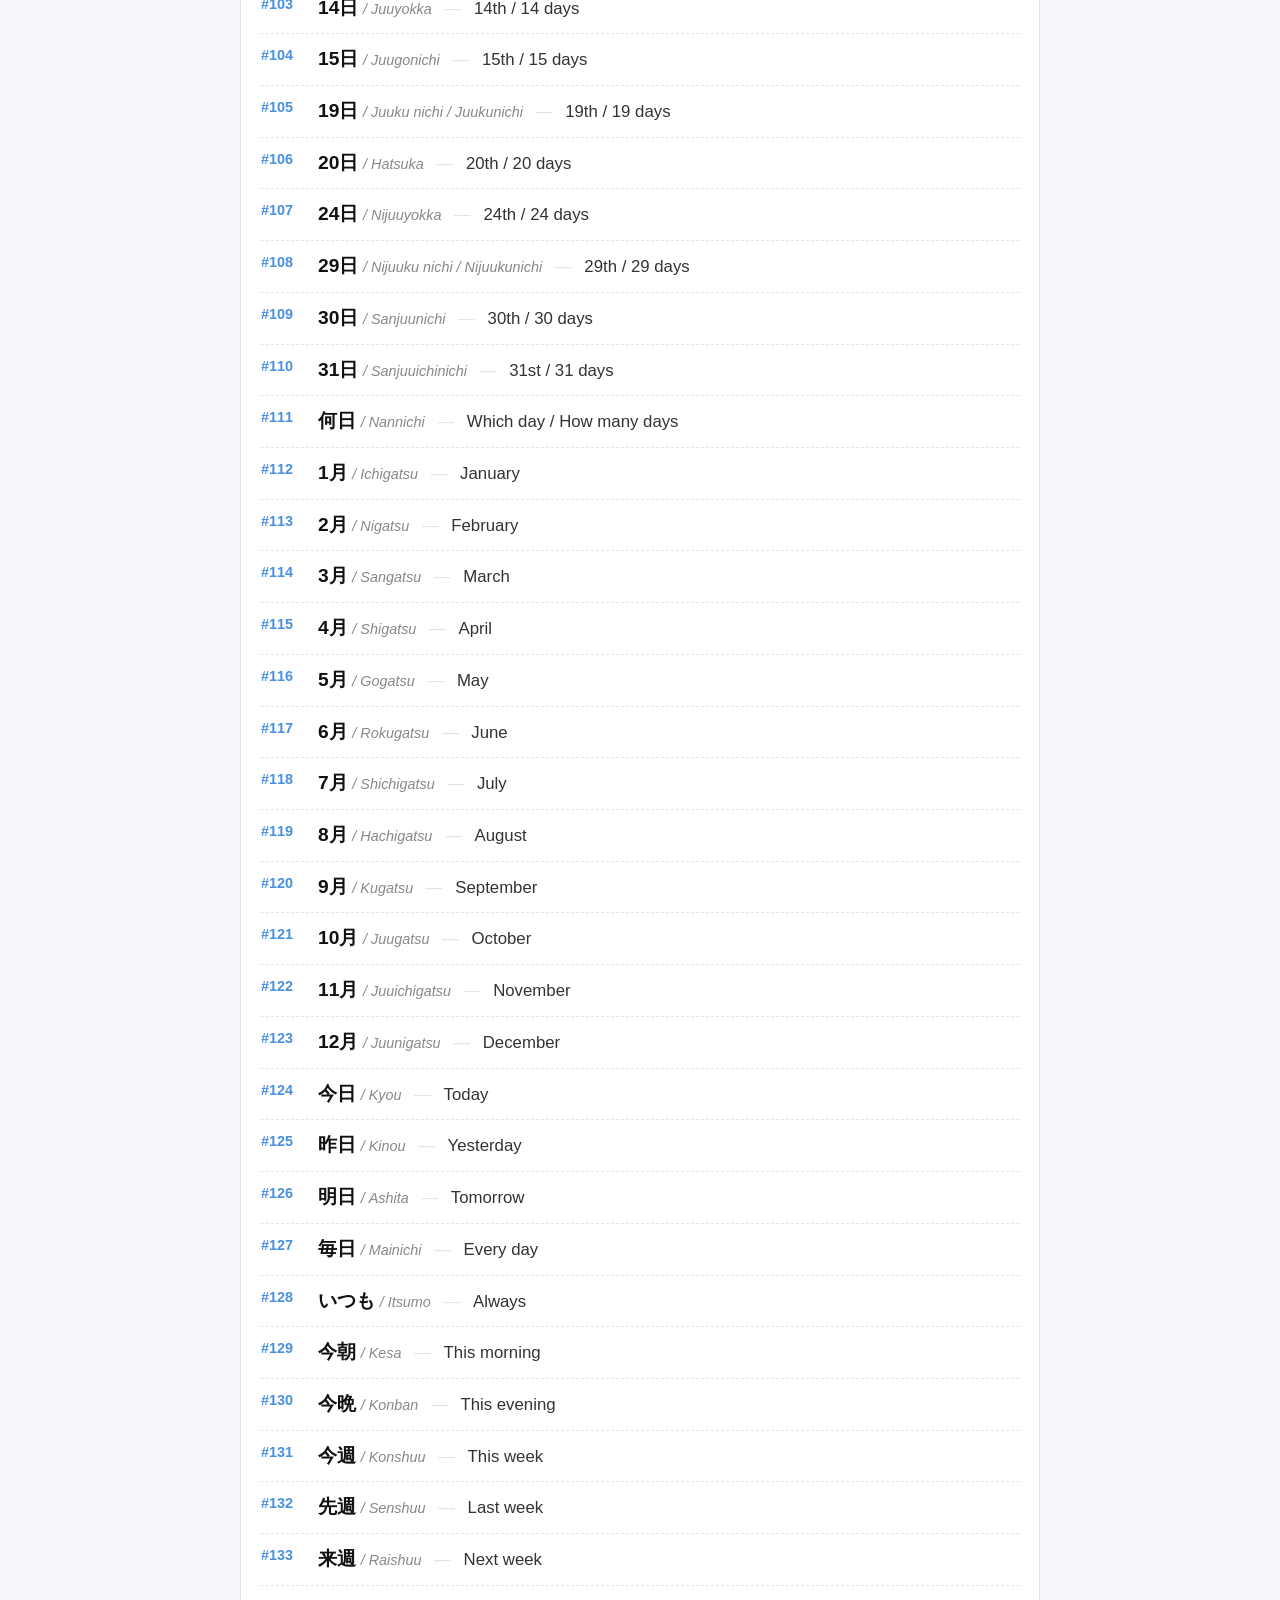
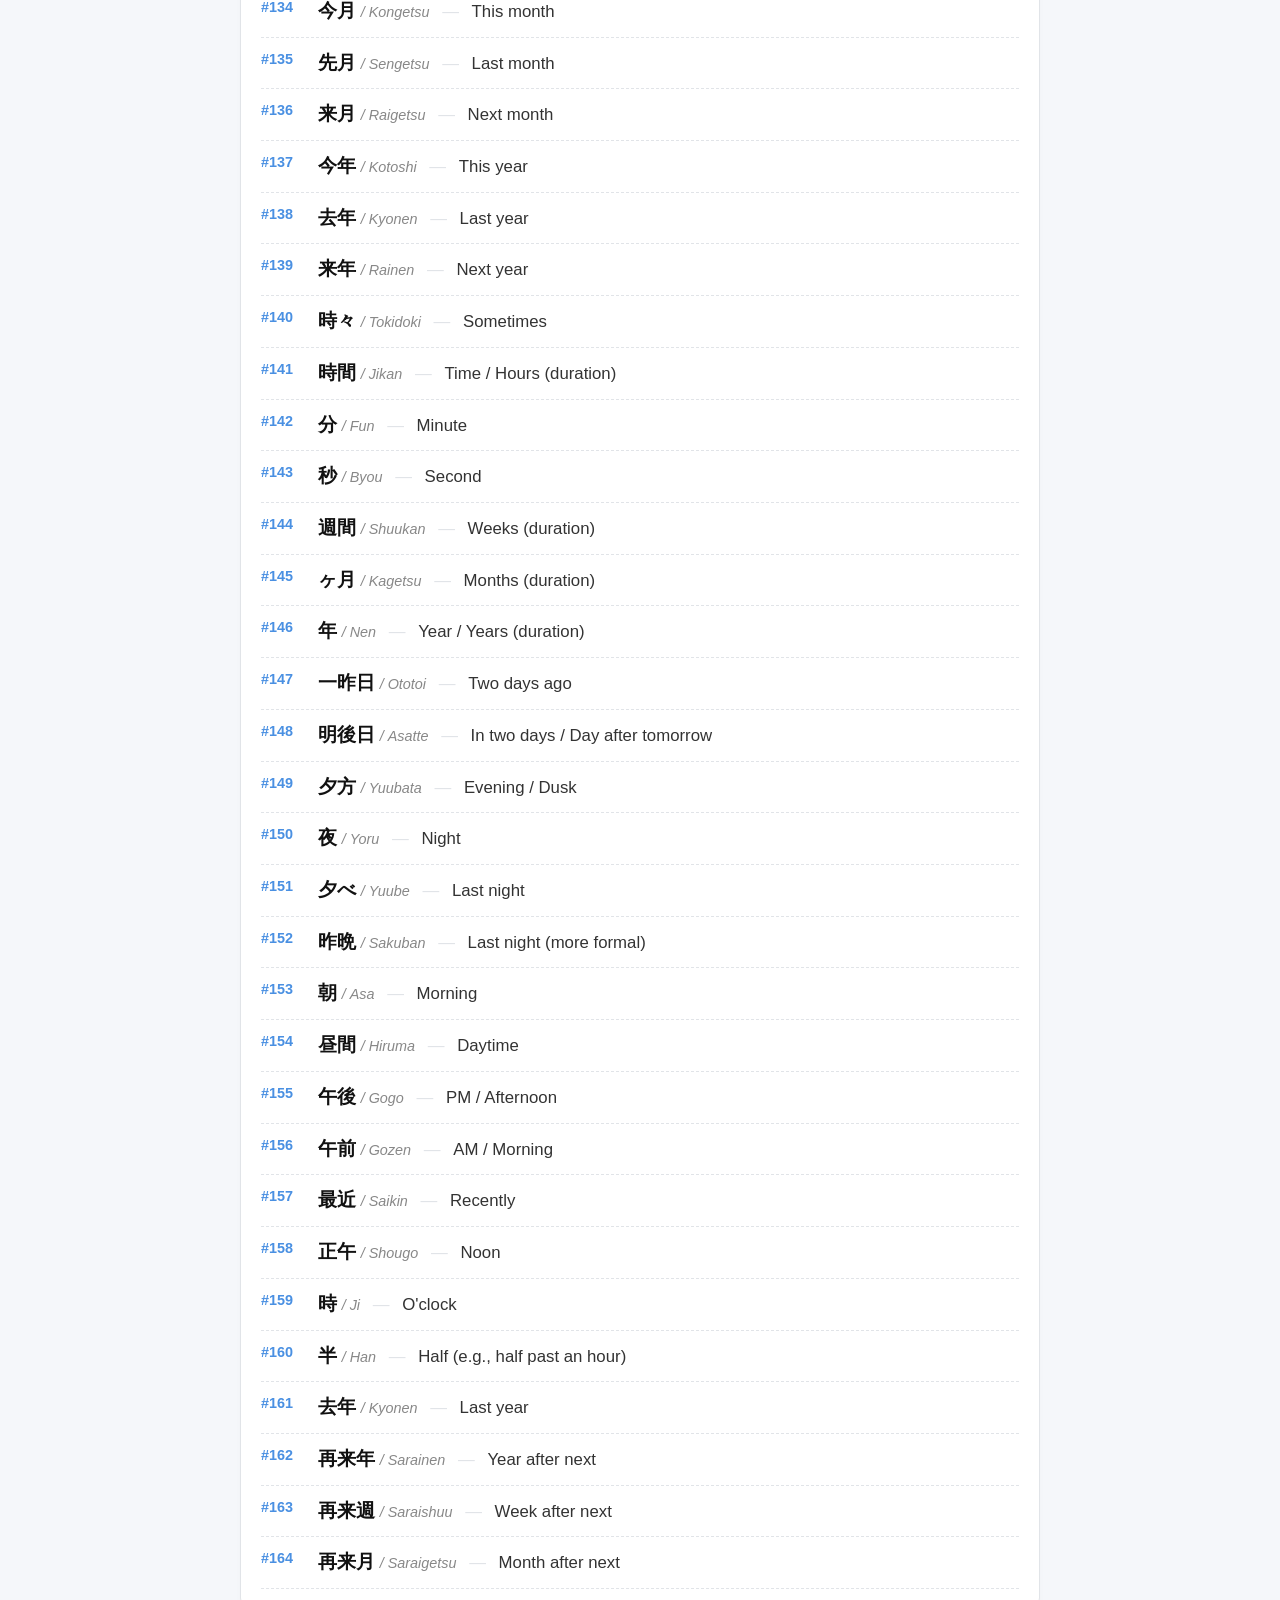
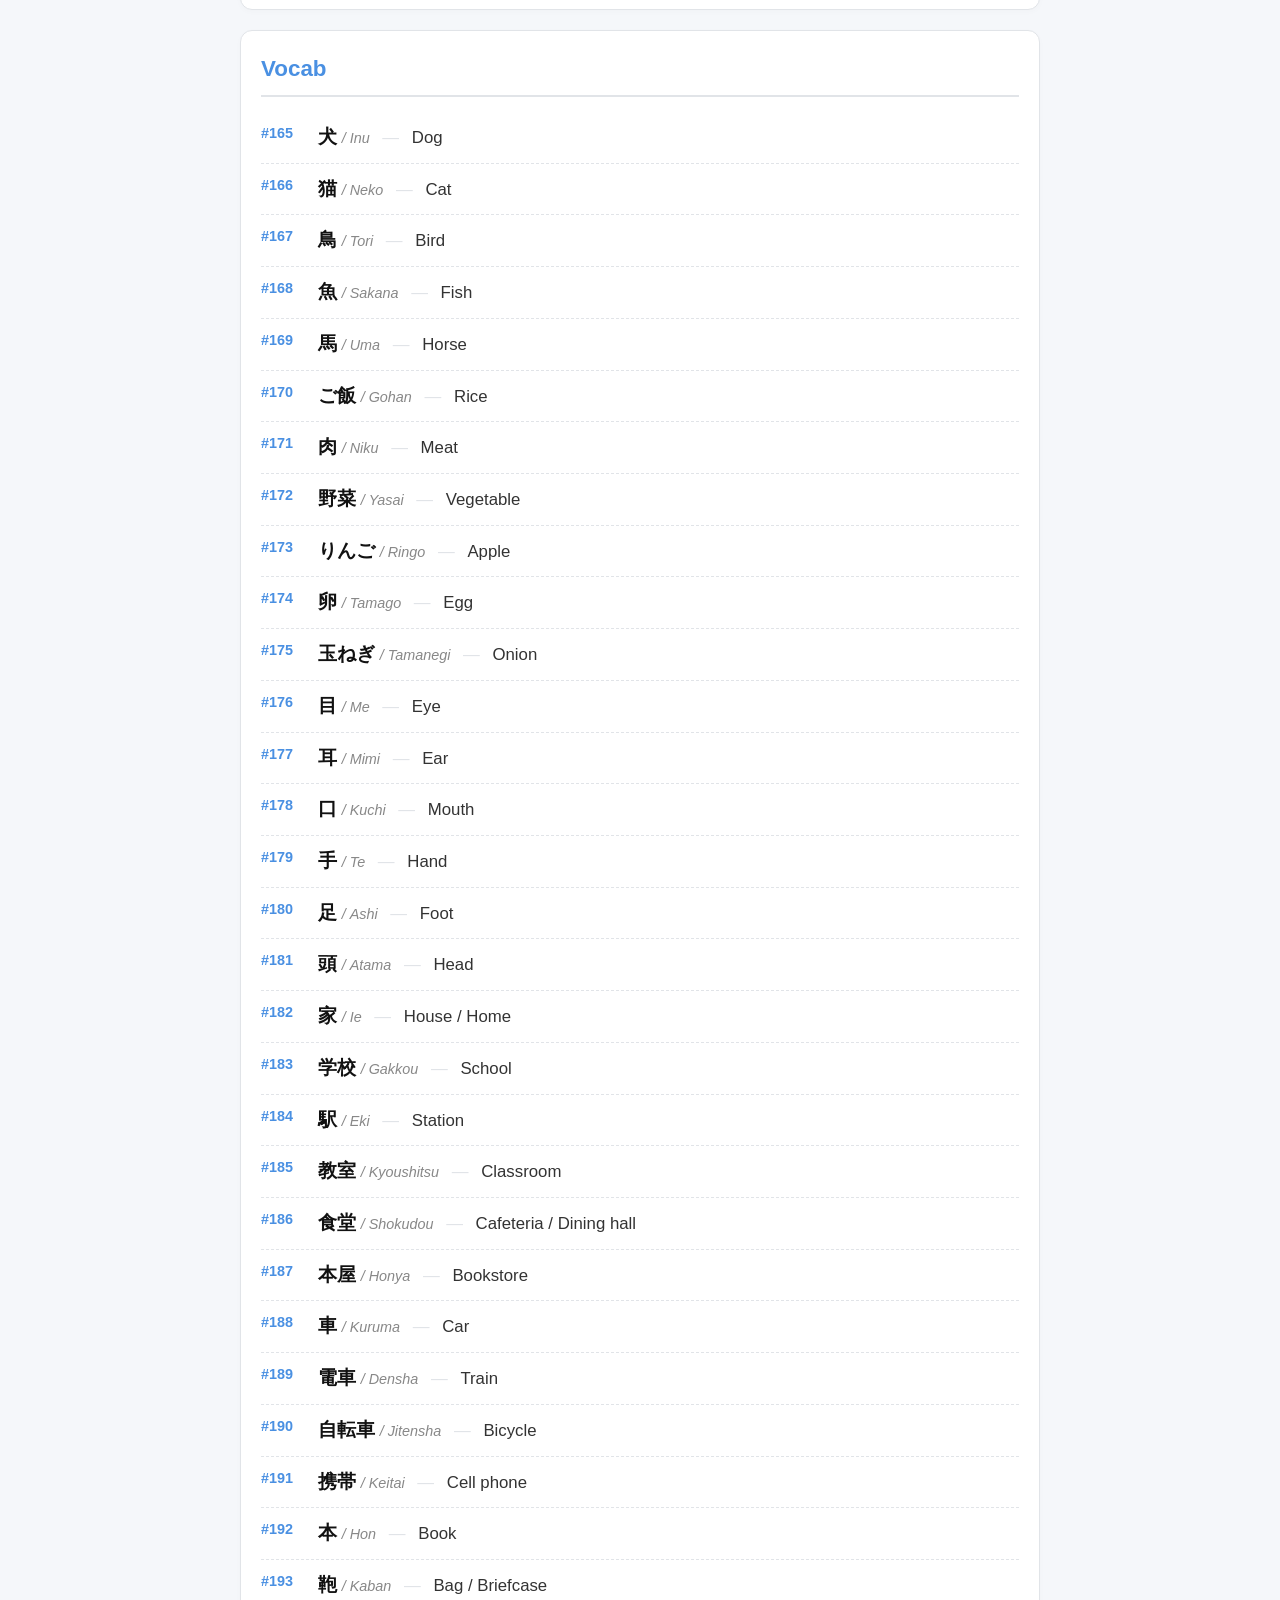
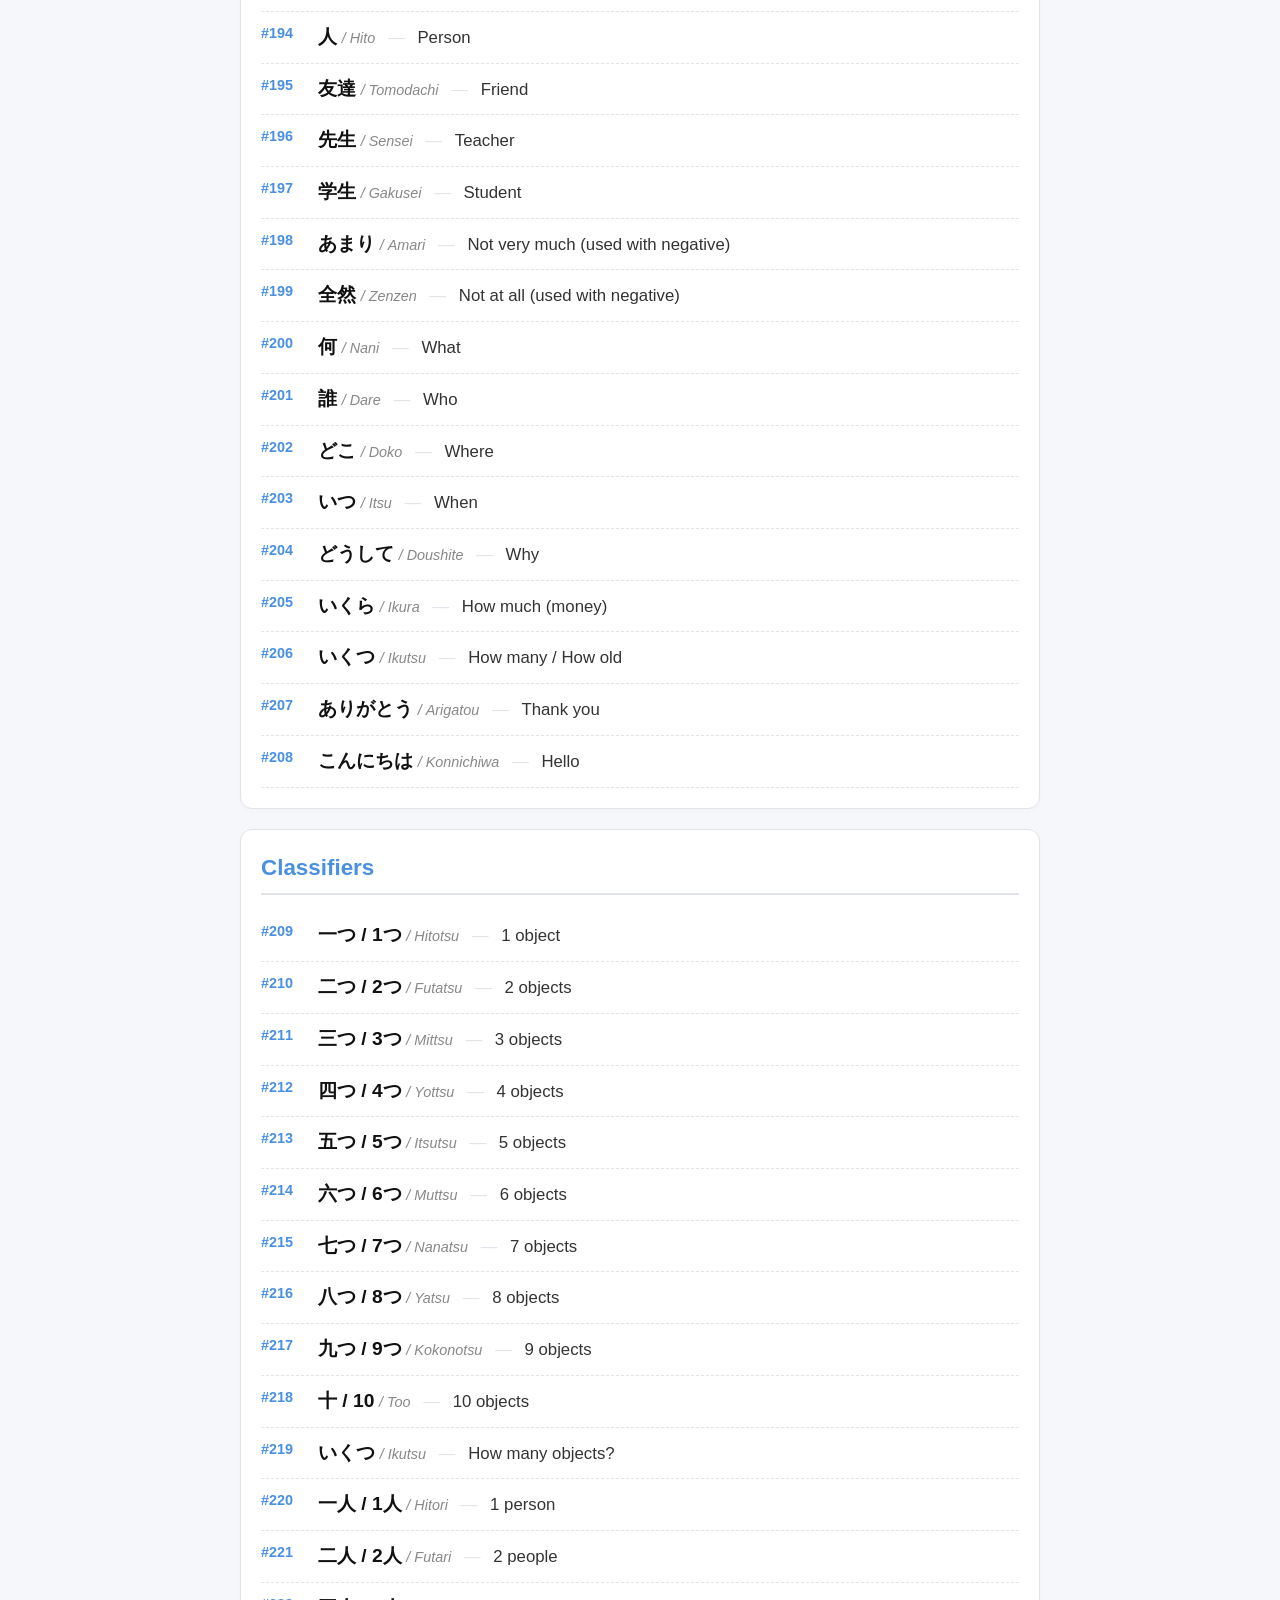
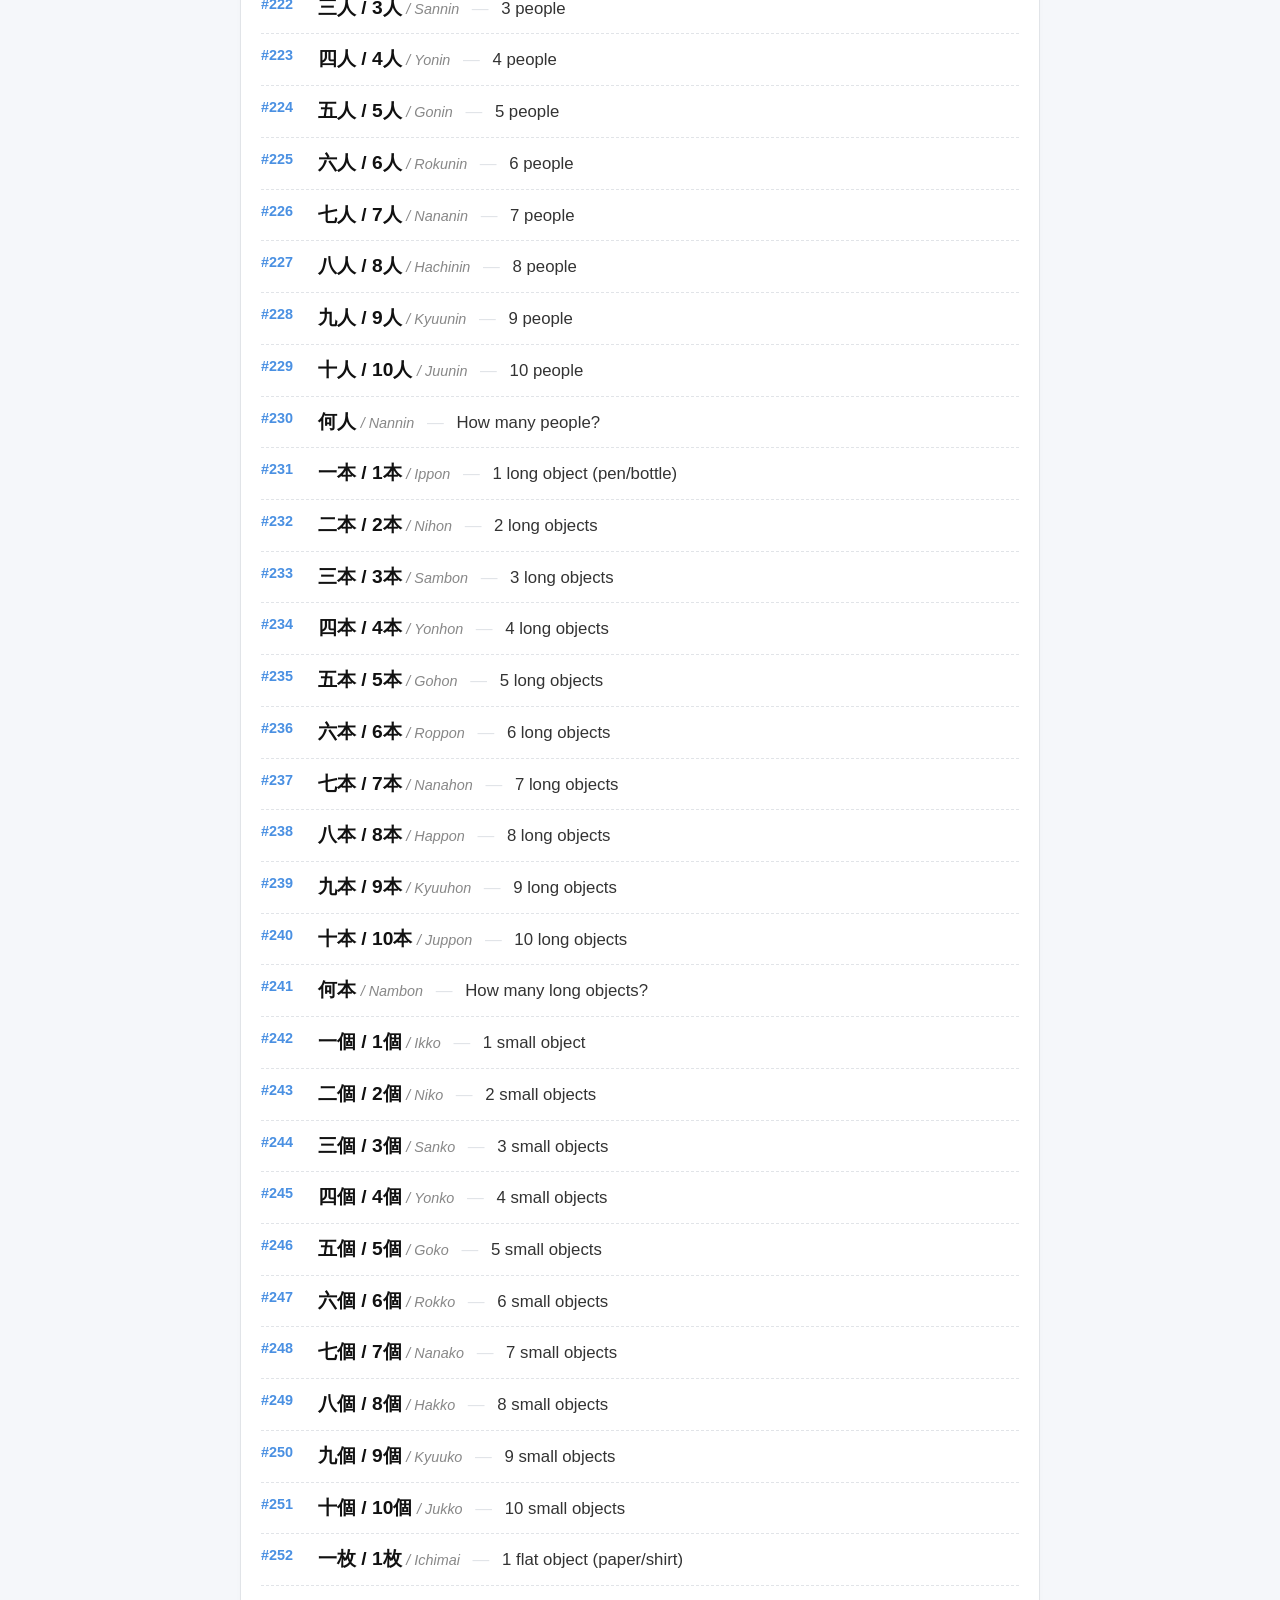
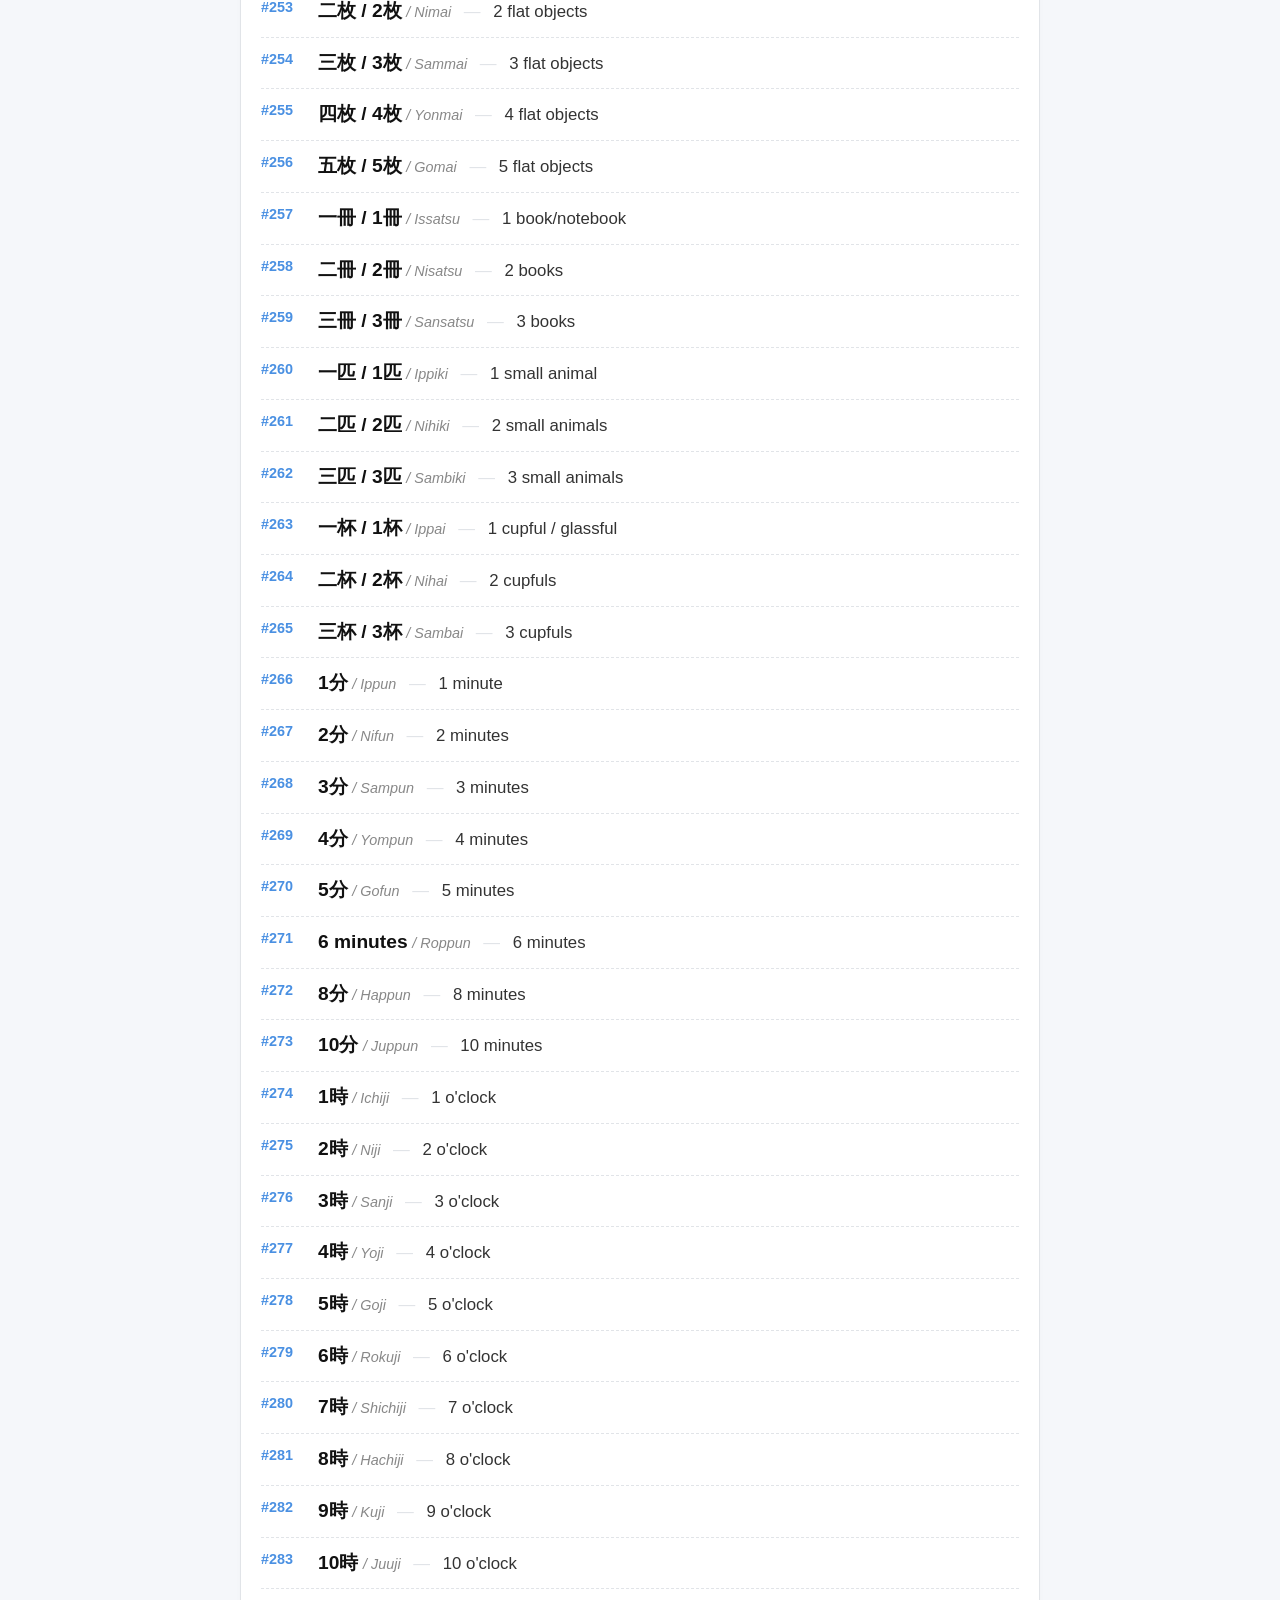
<file: vocabulary.html>
<!DOCTYPE html>
<html lang="en">
<head>
    <meta charset="UTF-8">
    <meta name="viewport" content="width=device-width, initial-scale=1.0, maximum-scale=1.0, user-scalable=no, viewport-fit=cover">
    <title>Japanese Study Hub - Vocabulary</title>
    <link rel="stylesheet" href="style.css">
    <style>
        /* Modern navigation pills for categories */
        .category-nav {
            display: flex;
            gap: 8px;
            flex-wrap: wrap;
            margin-top: 15px;
            padding-top: 15px;
            border-top: 1px solid var(--border-color, #eee);
        }
        .nav-pill {
            background-color: var(--bg-color, #f5f5f5);
            color: var(--text-color, #333);
            border: 1px solid var(--border-color, #ddd);
            padding: 6px 14px;
            border-radius: 20px;
            font-size: 0.85rem;
            font-weight: 500;
            cursor: pointer;
            transition: all 0.2s ease;
            user-select: none;
        }
        .nav-pill:hover {
            background-color: #e8e8e8;
        }
        .nav-pill.active {
            background-color: var(--primary-color, #4A90E2);
            color: white;
            border-color: var(--primary-color, #4A90E2);
        }

        /* Type Tags for Extra Meta Data */
        .type-badge {
            display: inline-block;
            padding: 2px 8px;
            font-size: 0.75rem;
            font-weight: 600;
            border-radius: 4px;
            margin-left: 6px;
            text-transform: uppercase;
        }
        .badge-verb { background-color: #e3f2fd; color: #0d47a1; }
        .badge-adj { background-color: #f3e5f5; color: #4a148c; }
        .badge-stem { background-color: #e8f5e9; color: #1b5e20; font-family: monospace; }

        /* Fixed Back to Top Button */
        .back-to-top-btn {
            position: fixed;
            bottom: 30px;
            right: 25px;
            background-color: var(--primary-color, #4A90E2);
            color: white;
            border: none;
            width: 45px;
            height: 45px;
            border-radius: 50%;
            font-size: 1.2rem;
            display: flex;
            align-items: center;
            justify-content: center;
            cursor: pointer;
            box-shadow: 0 4px 10px rgba(0, 0, 0, 0.15);
            opacity: 0;
            visibility: hidden;
            transition: all 0.3s ease;
            z-index: 999;
        }
        .back-to-top-btn.show {
            opacity: 1;
            visibility: visible;
        }
        .back-to-top-btn:hover {
            background-color: var(--primary-dark, #357abd);
            transform: translateY(-2px);
        }
    </style>
</head>
<body>

    <div class="container">
        <header class="nav-header">
            <nav class="nav-container">
                <a href="vocabulary.html" class="active-tab">Vocabulary 📖</a>
                <a href="grammar.html">Grammar 📝</a>
                <a href="practice.html">Practice 🎮</a>
            </nav>
        </header>

        <div class="grammar-card">
            <header style="margin-bottom: 15px;">
                <h1 style="color: var(--primary-color); font-size: 1.8rem; margin-bottom: 5px;">日本語 Vocabulary Database</h1>
                <p style="color: #666; font-size: 0.95rem;">Explore words, definitions, and types with continuous sequence numbering.</p>
            </header>

            <section class="search-section">
                <input 
                    type="text" 
                    id="vocab-search" 
                    placeholder="🔍 Search by English, Kanji, Hiragana, or Romaji..."
                    autocomplete="off"
                    style="width: 100%; padding: 12px; border: 1px solid var(--border-color); border-radius: 8px; font-size: 1rem;"
                >
                <div id="category-pills" class="category-nav"></div>
            </section>
        </div>

        <main id="vocab-display-container">
            <div class="grammar-card" style="text-align: center; color: #666;">Loading vocabulary database...</div>
        </main>
    </div>

    <button id="scrollToTop" class="back-to-top-btn" title="Go to top" aria-label="Scroll to top">↑</button>

    <script src="data.js"></script>

    <script>
        document.addEventListener("DOMContentLoaded", () => {
            const searchInput = document.getElementById("vocab-search");
            const container = document.getElementById("vocab-display-container");
            const pillsContainer = document.getElementById("category-pills");
            const topBtn = document.getElementById("scrollToTop");
            
            let attempts = 0;
            let activeCategory = "all"; 
            
            window.addEventListener("scroll", () => {
                if (window.scrollY > 300) {
                    topBtn.classList.add("show");
                } else {
                    topBtn.classList.remove("show");
                }
            });

            topBtn.addEventListener("click", () => {
                window.scrollTo({
                    top: 0,
                    behavior: "smooth"
                });
            });

            function initApp() {
                const rawData = window.studyData || window.vocabularyData || null;

                if (!rawData) {
                    if (attempts < 5) {
                        attempts++;
                        setTimeout(initApp, 100);
                        return;
                    }
                    container.innerHTML = `
                        <div class="grammar-card" style="color: red; text-align: center; border-color: #ffcccc; background-color: #fff5f5;">
                            <p style="font-weight: bold; margin-bottom: 10px;">❌ Error: Could not find database object (studyData) inside data.js.</p>
                        </div>`;
                    return;
                }

                generateNavigation(rawData);
                renderVocabulary(rawData, "", activeCategory);

                searchInput.addEventListener("input", (e) => {
                    const searchTerm = e.target.value.trim().toLowerCase();
                    
                    if (searchTerm !== "") {
                        document.querySelectorAll(".nav-pill").forEach(p => p.classList.remove("active"));
                        document.querySelector('[data-cat="all"]')?.classList.add("active");
                        activeCategory = "all";
                    }
                    
                    renderVocabulary(rawData, searchTerm, activeCategory);
                });

                pillsContainer.addEventListener("click", (e) => {
                    const targetPill = e.target.closest(".nav-pill");
                    if (!targetPill) return;

                    document.querySelectorAll(".nav-pill").forEach(p => p.classList.remove("active"));
                    targetPill.classList.add("active");

                    searchInput.value = ""; 
                    activeCategory = targetPill.dataset.cat;
                    
                    renderVocabulary(rawData, "", activeCategory);
                });
            }

            function generateNavigation(data) {
                pillsContainer.innerHTML = `<button class="nav-pill active" data-cat="all">All Words</button>`;
                
                Object.keys(data).forEach(categoryName => {
                    if (!Array.isArray(data[categoryName])) return;
                    const capitalizedTitle = categoryName.charAt(0).toUpperCase() + categoryName.slice(1);
                    pillsContainer.innerHTML += `<button class="nav-pill" data-cat="${categoryName}">${capitalizedTitle}</button>`;
                });
            }

            initApp();
        });

        function renderVocabulary(data, filterText, selectedCategory) {
            const container = document.getElementById("vocab-display-container");
            container.innerHTML = ""; 

            let globalCounter = 1; 
            let totalMatchesFound = 0;

            Object.keys(data).forEach(categoryName => {
                const items = data[categoryName];
                if (!items || !Array.isArray(items)) return;

                if (selectedCategory !== "all" && categoryName !== selectedCategory) {
                    return;
                }

                const filteredItems = items.filter(item => {
                    if (!filterText) return true;
                    
                    const kanji = (item.kanji || "").toLowerCase();
                    const dict = (item.dict || "").toLowerCase();
                    const english = (item.english || item.eng || "").toLowerCase();

                    return kanji.includes(filterText) || 
                           dict.includes(filterText) || 
                           english.includes(filterText);
                });

                if (filteredItems.length === 0) return;
                totalMatchesFound += filteredItems.length;

                const categoryCard = document.createElement("div");
                categoryCard.className = "grammar-card";
                categoryCard.style.padding = "20px";
                categoryCard.style.marginBottom = "20px";

                const capitalizedTitle = categoryName.charAt(0).toUpperCase() + categoryName.slice(1);
                
                let htmlContent = `
                    <h2 style="color: var(--primary-color); border-bottom: 2px solid var(--border-color); padding-bottom: 8px; margin-bottom: 15px;">${capitalizedTitle}</h2>
                    <ul style="list-style-type: none; padding: 0; margin: 0;">
                `;

                filteredItems.forEach(item => {
                    const jpText = item.kanji || item.dict;
                    const reading = item.dict || "";
                    const meaning = item.english || item.eng || "";
                    
                    // Meta info generation for contextual types
                    let metaBadges = "";
                    if (categoryName === "verbs" && item.group) {
                        metaBadges += `<span class="type-badge badge-verb">Group ${item.group}</span>`;
                        if (item.stem) metaBadges += `<span class="type-badge badge-stem">Stem: ~${item.stem}</span>`;
                    } else if (categoryName === "adjectives" && item.type) {
                        metaBadges += `<span class="type-badge badge-adj">${item.type}-adj</span>`;
                    }

                    htmlContent += `
                        <li style="display: flex; align-items: flex-start; padding: 10px 0; border-bottom: 1px dashed var(--border-color); font-size: 1.05rem;">
                            <span style="font-weight: bold; color: var(--primary-color); margin-right: 12px; min-width: 45px; font-size: 0.9rem;">#${globalCounter}</span>
                            <div style="flex-grow: 1;">
                                <strong style="font-size: 1.2rem; color: #111;">${jpText}</strong> 
                                <span style="color: #888; font-size: 0.9rem; font-style: italic;">/ ${reading}</span>
                                ${metaBadges}
                                <span style="margin: 0 8px; color: var(--border-color);">—</span>
                                <span style="color: var(--text-color); font-weight: 500;">${meaning}</span>
                            </div>
                        </li>
                    `;
                    globalCounter++;
                });

                htmlContent += `</ul>`;
                categoryCard.innerHTML = htmlContent;
                container.appendChild(categoryCard);
            });

            if (totalMatchesFound === 0) {
                container.innerHTML = `
                    <div class="grammar-card" style="text-align: center; color: #777;">
                        <p>🔍 No matches found for "<strong>${filterText}</strong>".</p>
                    </div>`;
            }
        }
    </script>
</body>
</html>
</file>
<file: style.css>
/* style.css - Global Stylesheet for JP Study Hub */

:root {
    --primary-color: #4a90e2;
    --primary-dark: #357abd;
    --bg-color: #f5f7fa;
    --card-bg: #ffffff;
    --text-color: #333333;
    --border-color: #e1e4e8;
    --accent-color: #e28743;
}

* {
    box-sizing: border-box;
    margin: 0;
    padding: 0;
}

body {
    font-family: -apple-system, BlinkMacSystemFont, "Segoe UI", Roboto, Helvetica, Arial, sans-serif;
    background-color: var(--bg-color);
    color: var(--text-color);
    line-height: 1.6;
    padding: 15px;
    font-size: 1.1rem; /* Comfortable size for reading Japanese characters */
}

/* Unified Navigation Top Bar */
.nav-header {
    background-color: var(--card-bg);
    border-bottom: 2px solid var(--border-color);
    padding: 10px;
    margin-bottom: 20px;
    border-radius: 12px;
    box-shadow: 0 2px 4px rgba(0,0,0,0.05);
}

.nav-container {
    display: flex;
    justify-content: space-around;
    align-items: center;
    max-width: 800px;
    margin: 0 auto;
    gap: 8px;
}

/* Nav Links Formatted to Look & Act Like App Buttons */
.nav-container a {
    display: inline-block;
    padding: 8px 16px;
    background-color: var(--bg-color);
    color: var(--text-color) !important;
    text-decoration: none !important;
    border-radius: 8px;
    font-weight: bold;
    font-size: 0.95rem;
    border: 1px solid var(--border-color);
    transition: all 0.2s ease;
    text-align: center;
    flex: 1;
}

/* Highlight style for the active page tab */
.nav-container a.active-tab, 
.nav-container a:hover {
    background-color: var(--primary-color);
    color: #ffffff !important;
    border-color: var(--primary-color);
}

/* Main Container */
.container, .app-container {
    max-width: 800px;
    margin: 0 auto;
}

.card {
    background: var(--card-bg);
    padding: 20px;
    border-radius: 16px;
    box-shadow: 0 4px 12px rgba(0,0,0,0.05);
    margin-bottom: 20px;
}

/* Forms & Inputs */
.select-input {
    width: 100%;
    padding: 12px;
    margin-bottom: 15px;
    border: 1px solid var(--border-color);
    border-radius: 8px;
    background-color: var(--card-bg);
    font-size: 1rem;
    color: var(--text-color);
}

#user-input {
    width: 100%;
    padding: 14px;
    font-size: 1.1rem;
    border: 2px solid var(--border-color);
    border-radius: 10px;
    margin-bottom: 15px;
    outline: none;
    transition: border-color 0.2s;
}

#user-input:focus {
    border-color: var(--primary-color);
}

/* Buttons */
.btn {
    display: block;
    width: 100%;
    padding: 12px 20px;
    background-color: var(--primary-color);
    color: white;
    border: none;
    border-radius: 10px;
    font-size: 1rem;
    font-weight: bold;
    cursor: pointer;
    text-decoration: none;
    text-align: center;
    transition: background 0.2s, transform 0.1s;
}

.btn:hover {
    background-color: var(--primary-dark);
}

.btn:active {
    transform: scale(0.98);
}

.btn-row {
    display: flex;
    gap: 10px;
    margin-top: 10px;
}

.btn-row .btn {
    flex: 1;
}

/* Headings */
h1 {
    font-size: 1.8rem;
    margin-bottom: 10px;
}

h2 {
    margin-bottom: 15px;
    font-size: 1.4rem;
    color: #222;
}

/* Section labels */
.section-label {
    font-weight: bold;
    text-transform: uppercase;
    font-size: 0.85rem;
    color: #888;
    margin-bottom: 8px;
    letter-spacing: 0.5px;
}

/* Vocabulary Specific Styles */
.search-section {
    margin-bottom: 20px;
}

#vocab-search {
    width: 100%;
    padding: 14px;
    font-size: 1.05rem;
    border: 1px solid var(--border-color);
    border-radius: 10px;
    box-shadow: 0 2px 4px rgba(0,0,0,0.02);
}

.vocab-category-card {
    background: var(--card-bg);
    border-radius: 16px;
    padding: 20px;
    margin-bottom: 25px;
    box-shadow: 0 4px 12px rgba(0,0,0,0.05);
}

.category-title {
    border-bottom: 2px solid var(--border-color);
    padding-bottom: 8px;
    margin-bottom: 15px;
    color: var(--primary-dark);
}

.vocab-list {
    list-style: none;
}

.vocab-item {
    display: flex;
    align-items: center;
    padding: 12px 0;
    border-bottom: 1px solid #f0f0f0;
}

.vocab-item:last-child {
    border-bottom: none;
}

.vocab-index {
    font-size: 0.85rem;
    color: #aaa;
    width: 45px;
    font-weight: bold;
}

.vocab-details {
    flex: 1;
    display: flex;
    flex-wrap: wrap;
    align-items: baseline;
    gap: 6px;
}

.vocab-japanese {
    font-size: 1.2rem;
    color: #111;
}

.vocab-kana {
    color: #555;
    font-size: 0.95rem;
}

.vocab-romaji {
    color: #777;
    font-size: 0.9rem;
    font-style: italic;
}

.vocab-separator {
    color: #ccc;
}

.vocab-english {
    color: #333;
    font-weight: 500;
}

.category-actions {
    margin-top: 15px;
    text-align: right;
}

.add-word-btn {
    font-size: 0.85rem;
    text-decoration: none;
    color: var(--primary-color);
    font-weight: bold;
}

/* Practice UI elements */
.display-box {
    background-color: #f8f9fa;
    border-radius: 12px;
    padding: 30px 15px;
    text-align: center;
    margin-bottom: 15px;
    border: 1px solid var(--border-color);
}

.main-word {
    font-size: 2.2rem;
    color: #2c3e50;
    margin-bottom: 5px;
}

.w-sub-style {
    color: #7f8c8d;
    font-size: 1.1rem;
}

.task-hint {
    font-size: 0.95rem;
    color: #555;
    margin-bottom: 15px;
    background-color: #eef2f7;
    padding: 10px;
    border-radius: 8px;
    border-left: 4px solid var(--primary-color);
}

.feedback {
    font-size: 1.1rem;
    font-weight: bold;
    text-align: center;
    margin: 10px 0;
    min-height: 24px;
}

/* Grammar Specific Styles */
.grammar-card {
    background-color: var(--card-bg);
    border: 1px solid var(--border-color);
    border-radius: 12px;
    padding: 15px;
    margin-bottom: 20px;
    box-shadow: 0 2px 6px rgba(0,0,0,0.02);
}

.grammar-block {
    background-color: #f8fafc;
    border-left: 4px solid var(--primary-color);
    padding: 10px;
    border-radius: 0 8px 8px 0;
    margin-top: 10px;
    margin-bottom: 10px;
    font-size: 0.95rem;
}

.particle-badge {
    display: inline-block;
    background-color: #e8f4fd;
    color: var(--primary-dark);
    padding: 2px 8px;
    border-radius: 4px;
    font-weight: bold;
}

/* Horizontal Scroll Fix for Mobile Tables */
.table-wrapper {
    width: 100%;
    overflow-x: auto; /* Forces horizontal scroll bar on small screens instead of clipping */
    -webkit-overflow-scrolling: touch; /* Smooth inertia scrolling on iOS devices */
    margin: 15px 0;
    border-radius: 10px;
    border: 1px solid var(--border-color);
}

table, .grammar-table {
    width: 100%;
    min-width: 500px; /* Ensures columns have space to render clearly without squishing */
    border-collapse: collapse;
    text-align: left;
    font-size: 0.95rem;
}

th, td {
    padding: 12px 10px;
    border-bottom: 1px solid var(--border-color);
    vertical-align: top;
}

th {
    background-color: #f1f3f5;
    font-weight: bold;
}

/* Highlight "Present" column in the timeline */
.highlight-present {
    background-color: rgba(74, 144, 226, 0.1) !important;
    font-weight: bold;
}

/* Secondary annotations inside tables */
.sub-text {
    font-size: 0.8rem;
    color: #666;
    display: block;
    margin-top: 3px;
}

/* Style form controls (Dropdowns & Inputs) */
select, input[type="text"] {
  width: 100%;
  padding: 12px;
  margin: 8px 0 20px 0;
  border: 1px solid var(--border-color);
  border-radius: 8px;
  font-size: 1rem;
  background-color: var(--card-bg);
  color: var(--text-color);
  appearance: none; /* Removes default iOS rendering */
  -webkit-appearance: none;
}

/* Style the game buttons */
button, .btn {
  width: 100%;
  padding: 12px;
  background-color: var(--primary-color);
  color: #ffffff;
  border: none;
  border-radius: 8px;
  font-weight: bold;
  font-size: 1rem;
  cursor: pointer;
  margin-bottom: 10px;
  transition: background 0.2s ease;
}

button:hover {
  background-color: var(--primary-dark);
}
</file>
